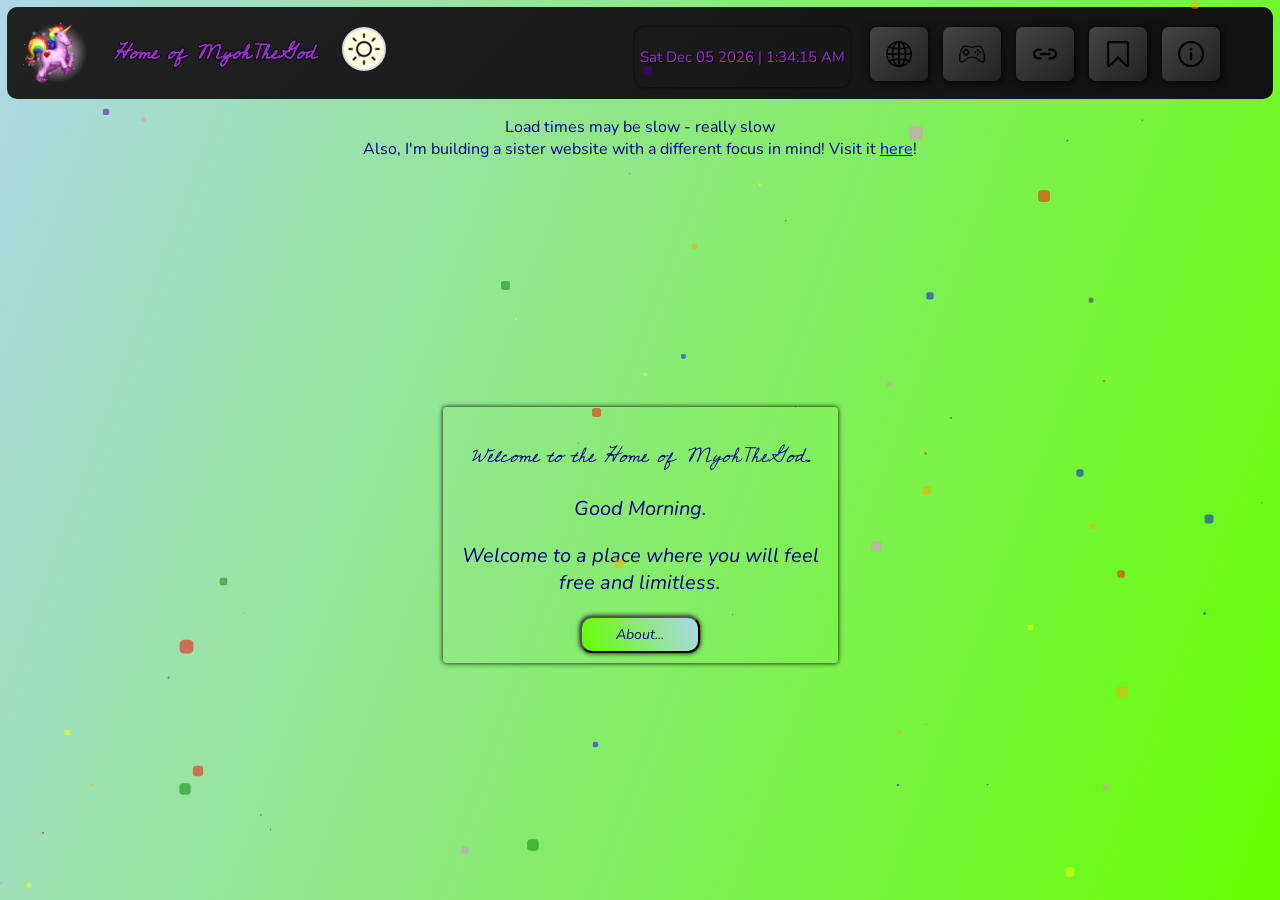
<file: index.html>
<!DOCTYPE html>
<html>

<head>
  <meta name="viewport" content="width=device-width, initial-scale=1.0">
  <meta name="description"
    content="Welcome to the Home of MyohTheGod. This is a place where you can feel free and limitless in the world wide web. We have web proxies, bypasses, bookmarklets, games, and more." >
  
  <style>
    html {
      visibility: hidden;
      opacity: 0;
    }
  </style>
  <script src="/js/header.js"></script>
  <title>Home of MyohTheGod</title>
  <link rel="icon" type="image/x-icon" href="/supercorn.gif" defer>
  </link>
  <link id="css" href="/css/index.css" rel="stylesheet" type="text/css">
  </link>
</head>

<body>
  <p style="margin:10px;text-align:center;">Load times may be slow - really slow<br>Also, I'm building a sister website with a different focus in mind! Visit it <a href="https://r3alitycubed.edjiang1234.repl.co">here</a>!</p>
  <div class="mainstuff">
    <p style="font-family: Cedarville Cursive, cursive"><i>Welcome to the Home of MyohTheGod.</i></p>
    <i>
      <p id="goodmorning"></p>
    </i>
    <p><i>Welcome to a place where you will feel free and limitless.</i></p>
    <a href="/ac"><button id="aboutbutton"><i>About...</i></button></a>
  </div>
</body>
<script>
  function goodmonring() {
    var dez = new Date();
    var hrs = dez.getHours();
    var goodmorning = document.getElementById("goodmorning");
    if (hrs < 12 || hrs == 0) {
      goodmorning.innerHTML = "Good Morning.";
    }
    else if (hrs >= 12 && hrs < 18) {
      goodmorning.innerHTML = "Good Afternoon.";
    }
    else if (hrs >= 18) {
      goodmorning.innerHTML = "Good Night.";
    }
    setTimeout(goodmonring, 3600)
  }
  goodmonring();
</script>

</html>
</file>
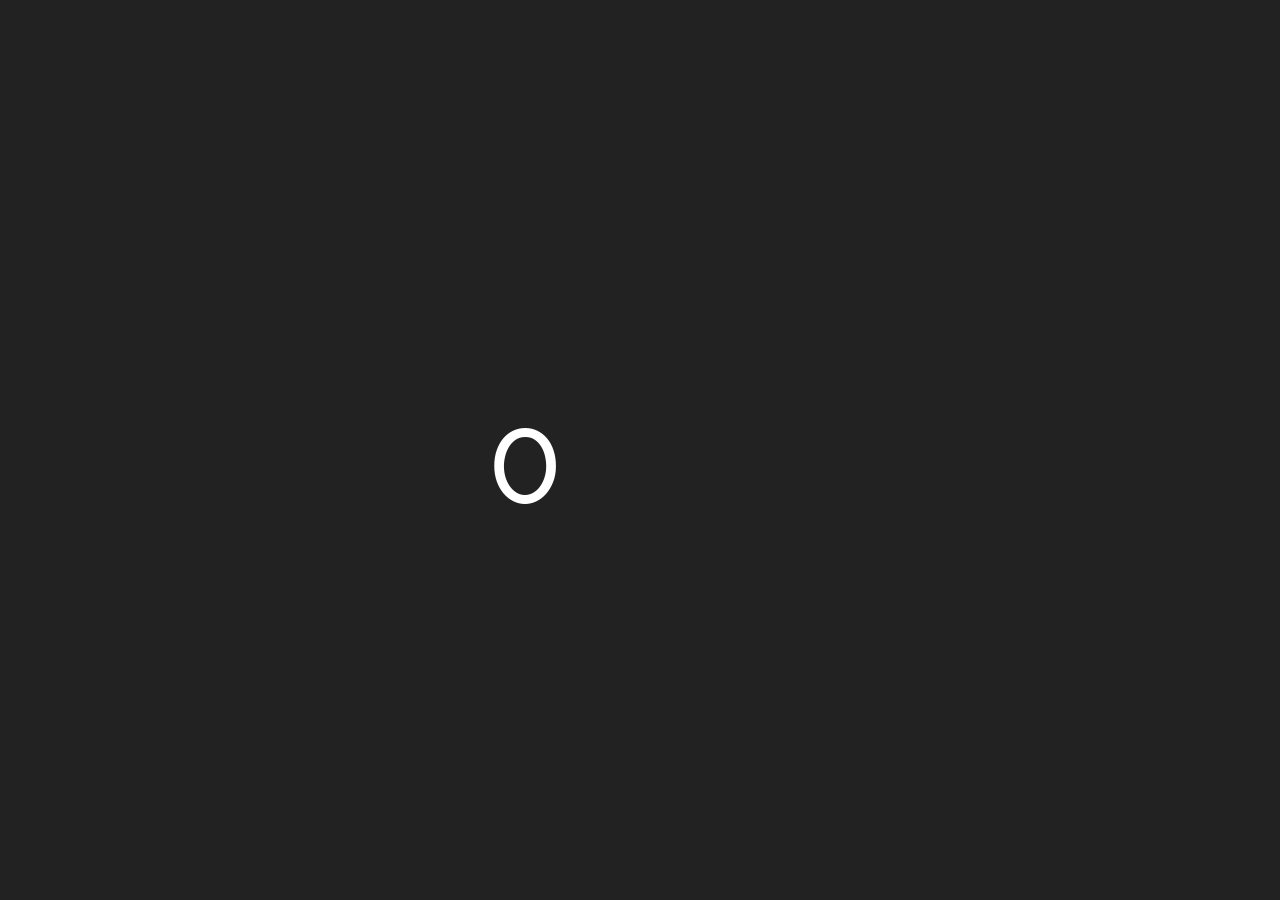
<file: games/0hh1/index.html>
<!--

    0h h1! 

    You're peeking at the source code of 0h h1. Feel free to poke around. Nothing is explicitly minified 
    or uglified (other than the default result of me writing code). If you have any comments or questions, 
    feel free to drop me a line at martin@q42.nl or @mrtnkl.

    - Martin

    (c) 2014 Q42
    http://q42.com | @q42

-->
<!doctype html>
<html>
  <head>
    <title>0h h1</title>
    <meta name="description" content="A little logic game by Q42." />
    <meta http-equiv="X-UA-Compatible" content="IE=Edge,chrome=1"/>
    <meta name="format-detection" content="telephone=no">

    <link rel="icon" type="image/png" href="img/icon-1024.png" />
    <link rel="shortcut icon" href="img/icon-1024.png" />
    <link rel="apple-touch-icon-precomposed" href="img/icon-1024.png"/>
    
    <meta name="msapplication-tap-highlight" content="no" />
    <meta name="apple-mobile-web-app-status-bar-style" content="black">
    <meta name="apple-mobile-web-app-capable" content="yes"/>
    <meta name="viewport" content="width=device-width, initial-scale=1, minimum-scale=1, maximum-scale=1, user-scalable=no"/>

    <style>html,body{background:#222;}</style>
    <link href="css/style.css" type="text/css" rel="stylesheet" />
    <link href="fonts/fonts.css" type="text/css" rel="stylesheet" />
  </head>
  <body bgcolor="#222222">
    <div id="container">
        <div id="title" class="screen show01 hide0 hide1 hidehs" data-action="close-titleScreen">
            <div class="vertical">
                <h1>Oh hi</h1>
                <div id="titlegrid" class="board">
                    <div id="digits">                    
                        <span id="zero">0</span><span id="hs"> h h </span><span id="one">1</span>
                    </div>
<table data-grid="titlegrid" cellpadding="0" cellspacing="0"><tbody><tr><td class="odd"><div class="tile tile-2"><div class="inner"></div></div></td><td class="even"><div class="tile tile-1"><div class="inner"></div></td></tr></tbody></table>

                </div>
                <p>
                    a little logic game<br>by Q42
                </p>
            </div>
        </div>

        <div id="menu" class="screen">
            <div class="vertical">
            <h2>Oh hi</h2>
                <p data-action="tutorial">
                How to play
                </p>
                <p data-action="play">
                Play
                </p>
                <p data-action="about">
                    About
                </p>
            </div>
        </div>

        <div id="about" class="screen text" data-action="show-menu">
            <div class="vertical">
            <h3>About</h3>
            <p>
            0h h1 is a little logic game<br>
            by Q42.<br>
            <br>
            It was created by<br>
            Martin Kool.<br>
            <br>
            The concept is also known<br>
            as Takuzu or Binairo.<br>
            <br>
            (c) 2014<br>
            www.q42.com
            </p>
            </div>
        </div>

        <div id="loading" class="screen">
            <div class="vertical">
                <h2>Loading</h2>
                <p></p>
                <div id="loadinggrid" class="board">
<table data-grid="loadinggrid" cellpadding="0" cellspacing="0"><tbody><tr><td class="odd"><div class="tile tile-2 loading"><div class="inner"></div></div></td></tr></tbody></table>
</div>
            </div>
        </div>

        <div id="game" class="screen">
            <p id="hintMsg" class="topMsg"></p>
            <p id="chooseSize" class="topMsg">Select a size to play...</p>
            <h2 id="boardsize"></h2>
            <div id="board" class="vertical board"></div>


            <div id="menugrid" class="vertical board hidden">
<table data-grid="menugrid" cellpadding="0" cellspacing="0"><tbody>
<tr><td class="odd"><div class="tile tile-2"><div data-action="startGame" data-size="1" class="inner"></div></div></td><td class="even"><div class="tile tile-1"><div data-action="startGame" data-size="2" class="inner"></div></div></td></tr>
<tr><td class="even"><div class="tile tile-1"><div data-action="startGame" data-size="3" class="inner"></div></div></td><td class="odd"><div class="tile tile-2"><div data-action="startGame" data-size="4" class="inner"></div></div></td></tr>
</tbody></table>
            </div>

            <div id="score">
                <img id="trophy" src="img/trophy.png"><span id="scorenr">30744</span>
            </div>
            <div id="bar">
                <div class="iconcon" data-action="undo"><div id="undo" class="icon"></div></div>
                <div class="iconcon" data-action="back"><div id="back" class="icon"></div></div>
                <a class="iconcon" id="tweeturl" target="_blank" href="about:blank" data-action="tweet"><span id="tweet" class="icon"></span></a>
                <div class="iconcon" data-action="help"><div id="help" class="icon"></div></div>
            </div>
        </div>
    </div>
    <div id="feelsize"></div>
    <script>
        var WebFontConfig = {
            custom: {
                families: ['molle','Josefin Sans'],
                urls: ['fonts/fonts.css']
            },
            active: function() {
                //Game.start();
                app.fontsLoaded();
            }
        };  
    </script>  
    <script type="text/javascript" src="config.js"></script>
    <script type="text/javascript" src="js/index.js"></script>
    <script>
        var scripts = [
            'js/jquery-2.1.0.min.js',
            'js/utils.js',
            'js/state.js',
            'js/game.js',
            'js/grid.js',
            'js/tile.js',
            'js/hint.js',
            'js/tutorial.js',
            'js/webfont.js',
            'js/levels.js',
            'js/backgroundservice.js'
        ]
        for (var i=0; i<scripts.length; i++) {
            document.write('<scr'+'ipt src="' + scripts[i] + (Config.barph? ('?barph=' + (new Date() * 1)) : '') + '"></scr'+'ipt>');
        }
    </script>
  </body>
</html>
</file>
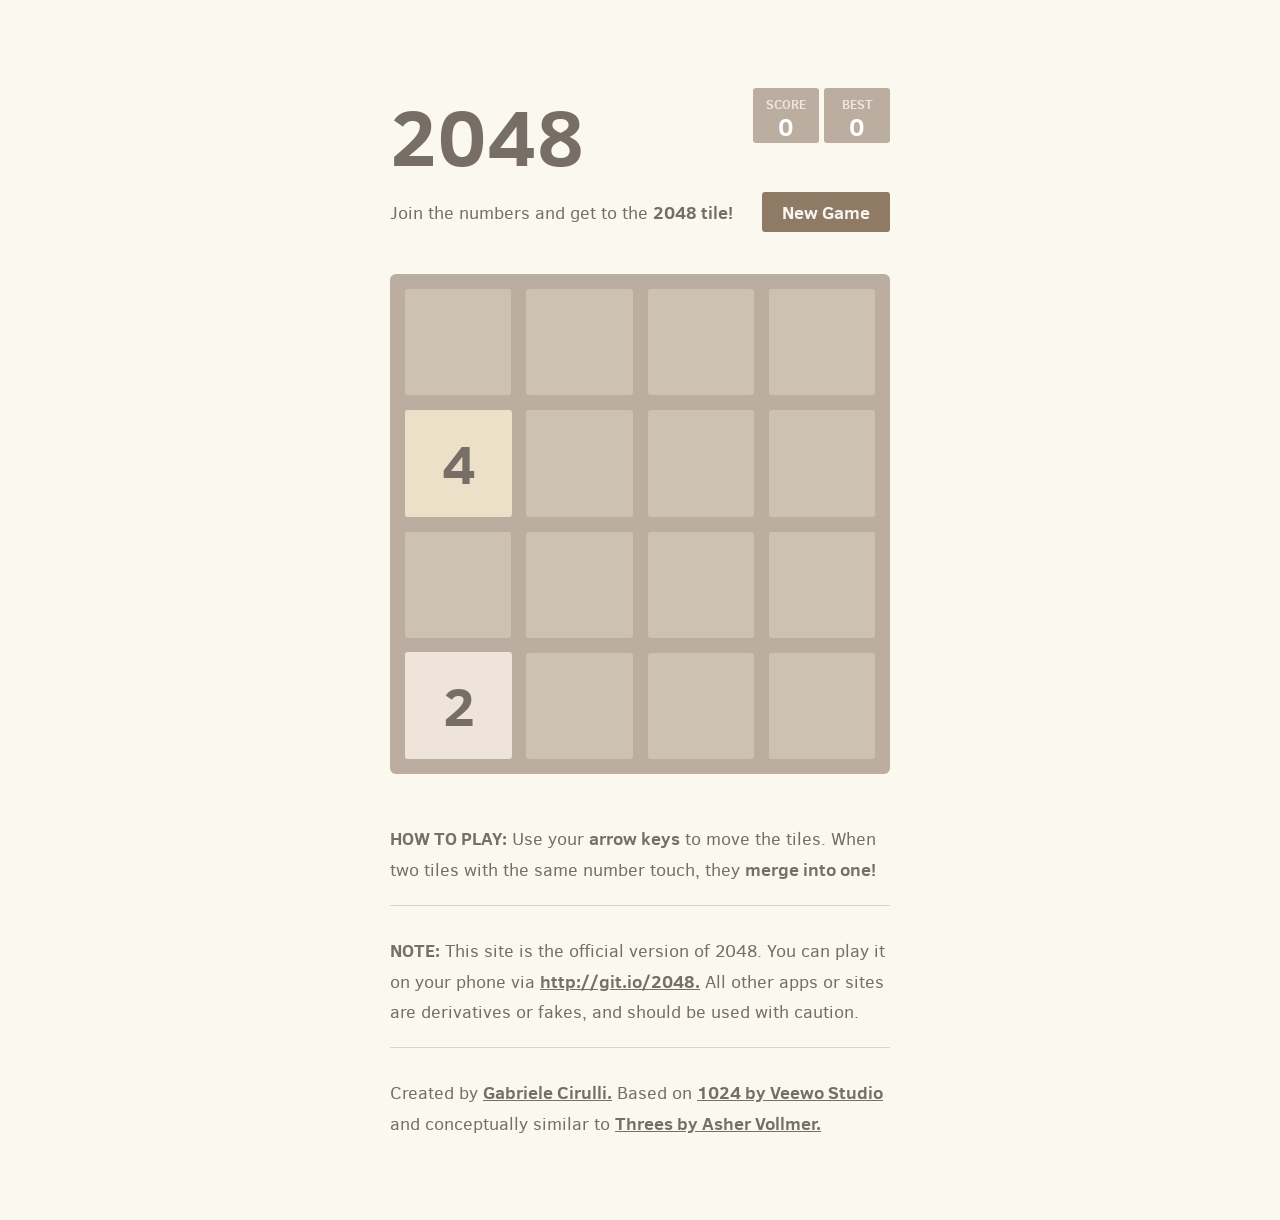
<file: games/2048/index.html>
<!DOCTYPE html>
<html>
<head>
  <meta charset="utf-8">
  <title>2048</title>

  <link href="style/main.css" rel="stylesheet" type="text/css">
  <link rel="shortcut icon" href="favicon.ico">
  <link rel="apple-touch-icon" href="meta/apple-touch-icon.png">
  <link rel="apple-touch-startup-image" href="meta/apple-touch-startup-image-640x1096.png" media="(device-width: 320px) and (device-height: 568px) and (-webkit-device-pixel-ratio: 2)"> <!-- iPhone 5+ -->
  <link rel="apple-touch-startup-image" href="meta/apple-touch-startup-image-640x920.png"  media="(device-width: 320px) and (device-height: 480px) and (-webkit-device-pixel-ratio: 2)"> <!-- iPhone, retina -->
  <meta name="apple-mobile-web-app-capable" content="yes">
  <meta name="apple-mobile-web-app-status-bar-style" content="black">

  <meta name="HandheldFriendly" content="True">
  <meta name="MobileOptimized" content="320">
  <meta name="viewport" content="width=device-width, target-densitydpi=160dpi, initial-scale=1.0, maximum-scale=1, user-scalable=no, minimal-ui">
</head>
<body>
  <div class="container">
    <div class="heading">
      <h1 class="title">2048</h1>
      <div class="scores-container">
        <div class="score-container">0</div>
        <div class="best-container">0</div>
      </div>
    </div>

    <div class="above-game">
      <p class="game-intro">Join the numbers and get to the <strong>2048 tile!</strong></p>
      <a class="restart-button">New Game</a>
    </div>

    <div class="game-container">
      <div class="game-message">
        <p></p>
        <div class="lower">
	        <a class="keep-playing-button">Keep going</a>
          <a class="retry-button">Try again</a>
        </div>
      </div>

      <div class="grid-container">
        <div class="grid-row">
          <div class="grid-cell"></div>
          <div class="grid-cell"></div>
          <div class="grid-cell"></div>
          <div class="grid-cell"></div>
        </div>
        <div class="grid-row">
          <div class="grid-cell"></div>
          <div class="grid-cell"></div>
          <div class="grid-cell"></div>
          <div class="grid-cell"></div>
        </div>
        <div class="grid-row">
          <div class="grid-cell"></div>
          <div class="grid-cell"></div>
          <div class="grid-cell"></div>
          <div class="grid-cell"></div>
        </div>
        <div class="grid-row">
          <div class="grid-cell"></div>
          <div class="grid-cell"></div>
          <div class="grid-cell"></div>
          <div class="grid-cell"></div>
        </div>
      </div>

      <div class="tile-container">

      </div>
    </div>

    <p class="game-explanation">
      <strong class="important">How to play:</strong> Use your <strong>arrow keys</strong> to move the tiles. When two tiles with the same number touch, they <strong>merge into one!</strong>
    </p>
    <hr>
    <p>
    <strong class="important">Note:</strong> This site is the official version of 2048. You can play it on your phone via <a href="http://git.io/2048">http://git.io/2048.</a> All other apps or sites are derivatives or fakes, and should be used with caution.
    </p>
    <hr>
    <p>
    Created by <a href="http://gabrielecirulli.com" target="_blank">Gabriele Cirulli.</a> Based on <a href="https://itunes.apple.com/us/app/1024!/id823499224" target="_blank">1024 by Veewo Studio</a> and conceptually similar to <a href="http://asherv.com/threes/" target="_blank">Threes by Asher Vollmer.</a>
    </p>
  </div>

  <script src="js/bind_polyfill.js"></script>
  <script src="js/classlist_polyfill.js"></script>
  <script src="js/animframe_polyfill.js"></script>
  <script src="js/keyboard_input_manager.js"></script>
  <script src="js/html_actuator.js"></script>
  <script src="js/grid.js"></script>
  <script src="js/tile.js"></script>
  <script src="js/local_storage_manager.js"></script>
  <script src="js/game_manager.js"></script>
  <script src="js/application.js"></script>
</body>
</html>
</file>
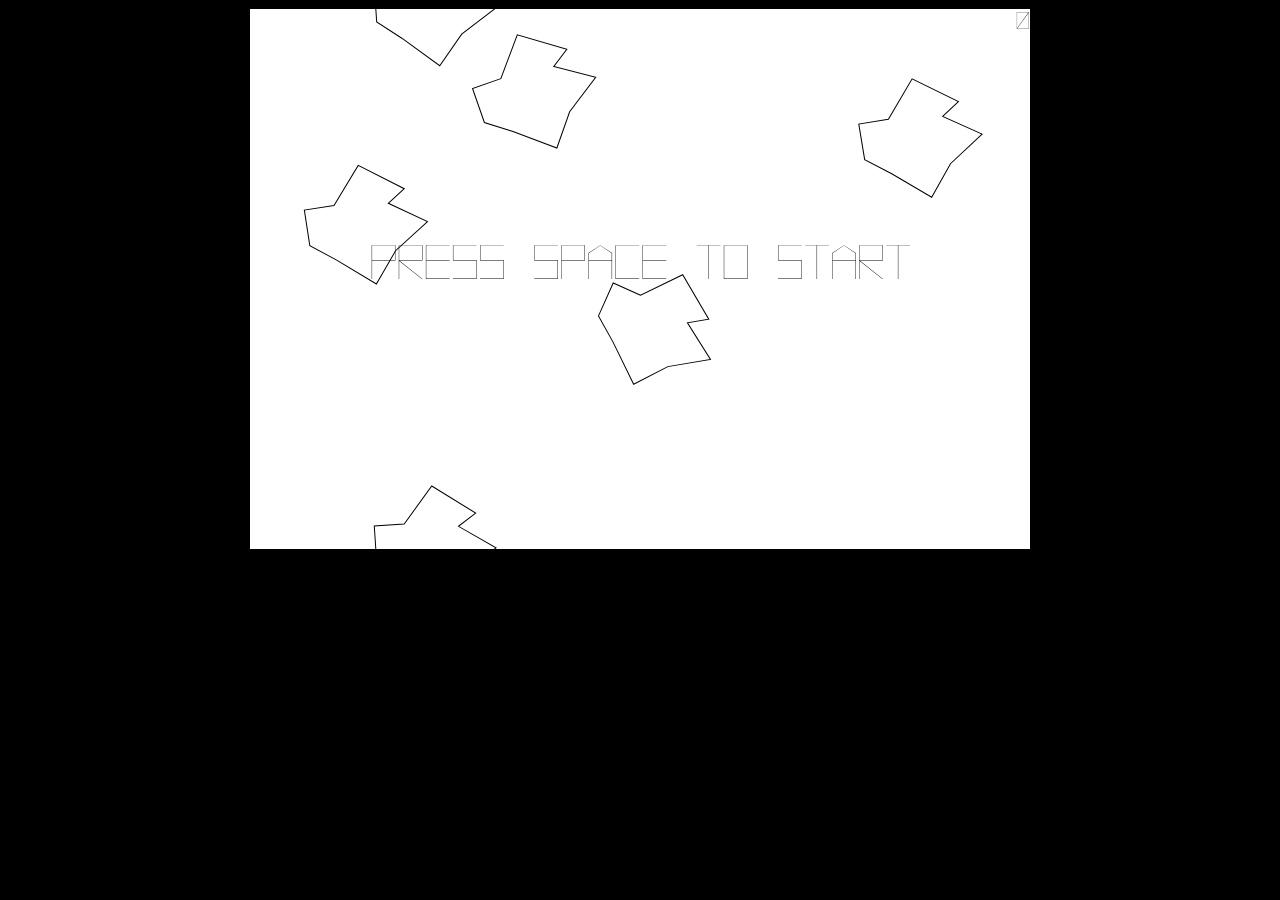
<file: games/asteroids/index.html>
<html>
  <head>
    <script src="jquery-1.4.1.min.js"></script>
    <script src="vector_battle_regular.typeface.js"></script>
    <script src="ipad.js"></script>
    <script src="game.js"></script>
    <style>
	  body {background-color: #000;}
      #canvas { border:1px solid black; top:0px; left:0px; background-color: #fff;}
      .button { position:absolute; border:1px solid black; }
      #left-controls { position:absolute; left:1px; bottom:0px; display:none; }
      #right-controls { position:absolute; right:1px; bottom:0px; display:none; }
      #up { width:200px; height:100px; bottom:100px;}
      #left { width:100px; height:100px; bottom:0px;}
      #right { width:100px; height:100px; bottom:0px; left:100px; }
      #space { width:200px; height:200px; bottom:0px; right:0px; }
    </style>
  </head>
  <body>
    <div id="game-container" align="center">
      <canvas id="canvas" width="780" height="540"></canvas>
      <div id="left-controls">
        <div id="up" class='button'>THRUST</div>
        <div id="left" class='button'>LEFT</div>
        <div id="right" class='button'>RIGHT</div>
      </div>
      <div id="right-controls">
        <div id="space" class='button'>FIRE</div>
      </div>
    </div>
  </body>
</html>
</file>
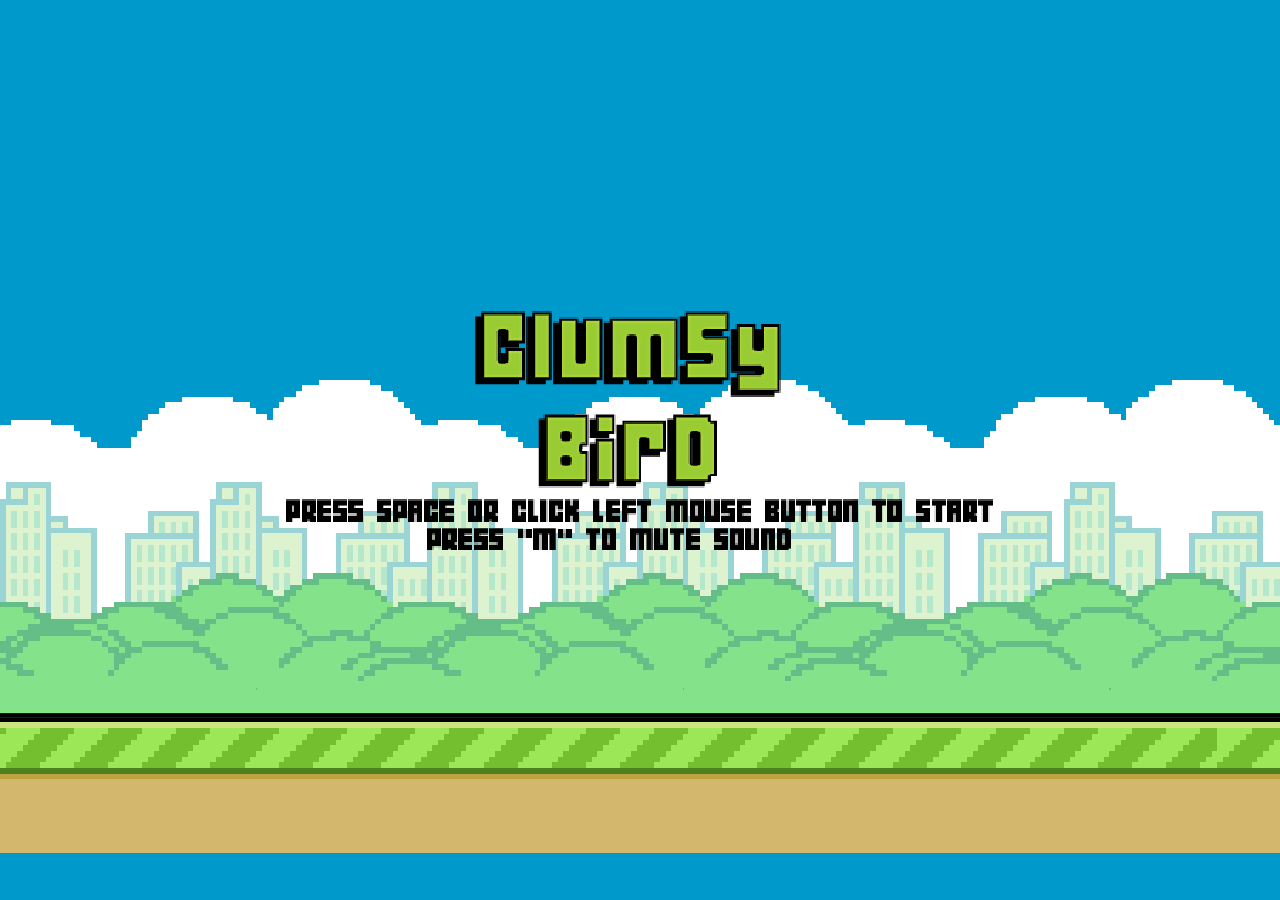
<file: games/clumsybird/index.html>
<!DOCTYPE HTML>
<html lang="en">
    <head>
        <title>Clumsy Bird</title>
        <link rel="apple-touch-icon-precomposed" href="data/img/touch-icon-iphone.png"/>
        <link rel="apple-touch-icon-precomposed" sizes="120x120" href="data/img/touch-icon-iphone-retina.png"/>
        <link rel="shortcut icon" href="data/img/favicon.ico">
        <link rel="stylesheet" type="text/css" media="screen" href="index.css">
        <meta id="viewport" name="viewport" content="width=device-width, initial-scale=1, maximum-scale=1, user-scalable=no">
        <meta name="apple-mobile-web-app-capable" content="yes">
        <meta name="apple-mobile-web-app-status-bar-style" content="black">
        <meta name="apple-mobile-web-app-title" content="Clumsy Bird">
        <meta charset="UTF-8" />
        <meta name="description" content="Clumsy Bird - A Flappy Bird clone using MelonJS"/>
        <meta name="keywords" content="flappybird, flappy, bird, game, html5, melonjs,clone"/>
        <meta name="robots" content="index, follow">
        <meta name="google-site-verification" content="RDZI9SqVaffd48uHfZMv67-YdvviOMe2HuULEYqVgd4" />
        <meta property="og:image" content="http://ellisonleao.github.io/clumsy-bird/data/img/bg.png" />
        <meta property="og:title" content="Clumsy Bird - A Flappy Bird clone using MelonJS"/>
        <meta property="og:url" content="http://ellisonleao.github.io/clumsy-bird/"/>
        <meta property="og:site_name" content="Clumsy Bird - MelonJS"/>

        <!-- Twitter Card -->
        <meta name="twitter:hashtag" content="clumsybird" />
        <meta name="twitter:card" content="summary" />
        <meta name="twitter:site" content="@ellisonleao" />
        <meta name="twitter:creator" content="@ellisonleao" />
        <meta name="twitter:title" content="Clumsy Bird" />
        <meta name="twitter:description" content="A Flappy Bird melonJS clone" />

        <!-- Humans -->
        <link rel="author" href="humans.txt" />
    </head>

    <body>
        <!-- Canvas placeholder -->
        <div id="screen"></div>

        <!-- melonJS Library -->
        <script type="text/javascript" src="js/melonJS-min.js" ></script>
        <script type="text/javascript" src="build/clumsy-min.js" ></script>
        <script type="text/javascript">
            window.onReady(function onReady() {
                game.onload();
            });
        </script>

    </body>
</html>
</file>
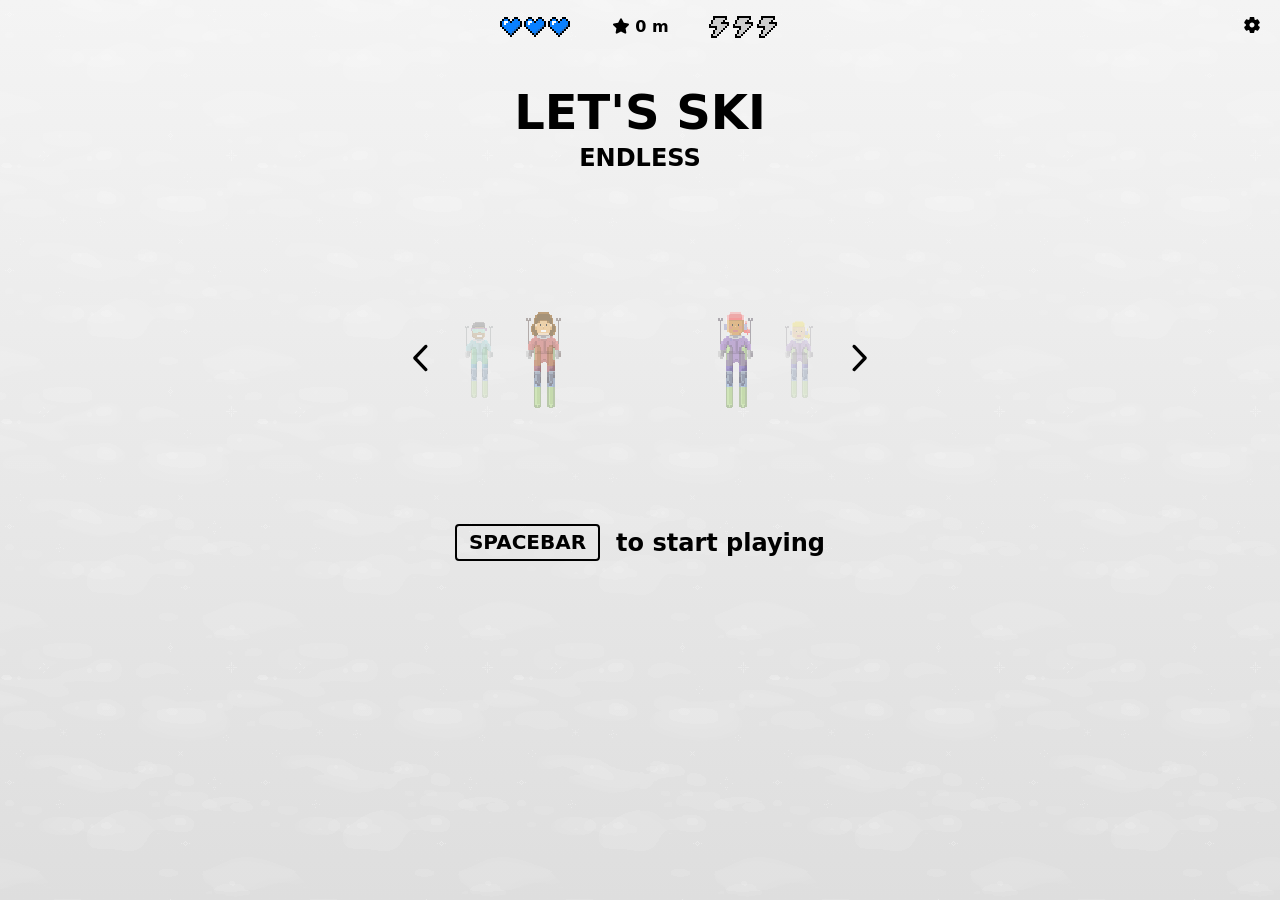
<file: games/edge-surf/index.html>
<!-- Copyright (C) Microsoft Corporation. All rights reserved.
 Use of this source code is governed by a BSD-style license that can be
 found in the LICENSE file. -->

<!DOCTYPE html>
<!-- saved from url=edge://surf/ -->
<html dir="ltr" lang="en">
  <head>
    <meta charset="utf-8">
    <meta name="viewport" content="width=device-width, initial-scale=1.0">
    <link rel="apple-touch-icon" sizes="57x57" href="resources/icons/apple-icon-57x57.png">
    <link rel="apple-touch-icon" sizes="60x60" href="resources/icons/apple-icon-60x60.png">
    <link rel="apple-touch-icon" sizes="72x72" href="resources/icons/apple-icon-72x72.png">
    <link rel="apple-touch-icon" sizes="76x76" href="resources/icons/apple-icon-76x76.png">
    <link rel="apple-touch-icon" sizes="114x114" href="resources/icons/apple-icon-114x114.png">
    <link rel="apple-touch-icon" sizes="120x120" href="resources/icons/apple-icon-120x120.png">
    <link rel="apple-touch-icon" sizes="144x144" href="resources/icons/apple-icon-144x144.png">
    <link rel="apple-touch-icon" sizes="152x152" href="resources/icons/apple-icon-152x152.png">
    <link rel="apple-touch-icon" sizes="180x180" href="resources/icons/apple-icon-180x180.png">
    <link rel="icon" type="image/png" sizes="192x192"  href="resources/icons/android-icon-192x192.png">
    <link rel="icon" type="image/svg+xml" href="resources/icons/favicon.svg">
    <link rel="manifest" href="manifest.json">
    <meta name="msapplication-TileColor" content="#ffffff">
    <meta name="msapplication-TileImage" content="resources/icons/ms-icon-144x144.png">
    <meta name="theme-color" content="#ffffff">
    <script src="resources/js/base-error-reporting.js"></script>
    <script src="resources/js/surf-error-reporting.js"></script>
    <script src="resources/js/assert.js"></script>
    <script src="resources/js/promise_resolver.js"></script>
    <script src="resources/js/cr.js"></script>
    <script src="resources/js/parse_html_subset.js"></script>
    <script src="resources/js/load_time_data.js"></script>
    <script src="resources/js/util.js"></script>
    <script src="resources/js/strings.js"></script>
    <link href="resources/css/interface.css" rel="stylesheet" media="all"/>
  </head>
    <body>
        <div id="hamburger-container"></div>
        <div id="modal-root"></div>
        <script defer="defer" src="resources/js/lib_react.chunk.js"></script>
        <script defer="defer" src="resources/js/lib_common.chunk.js"></script>
        <script defer="defer" src="resources/js/surf.bundle.js"></script>
    </body>
</html>
</file>
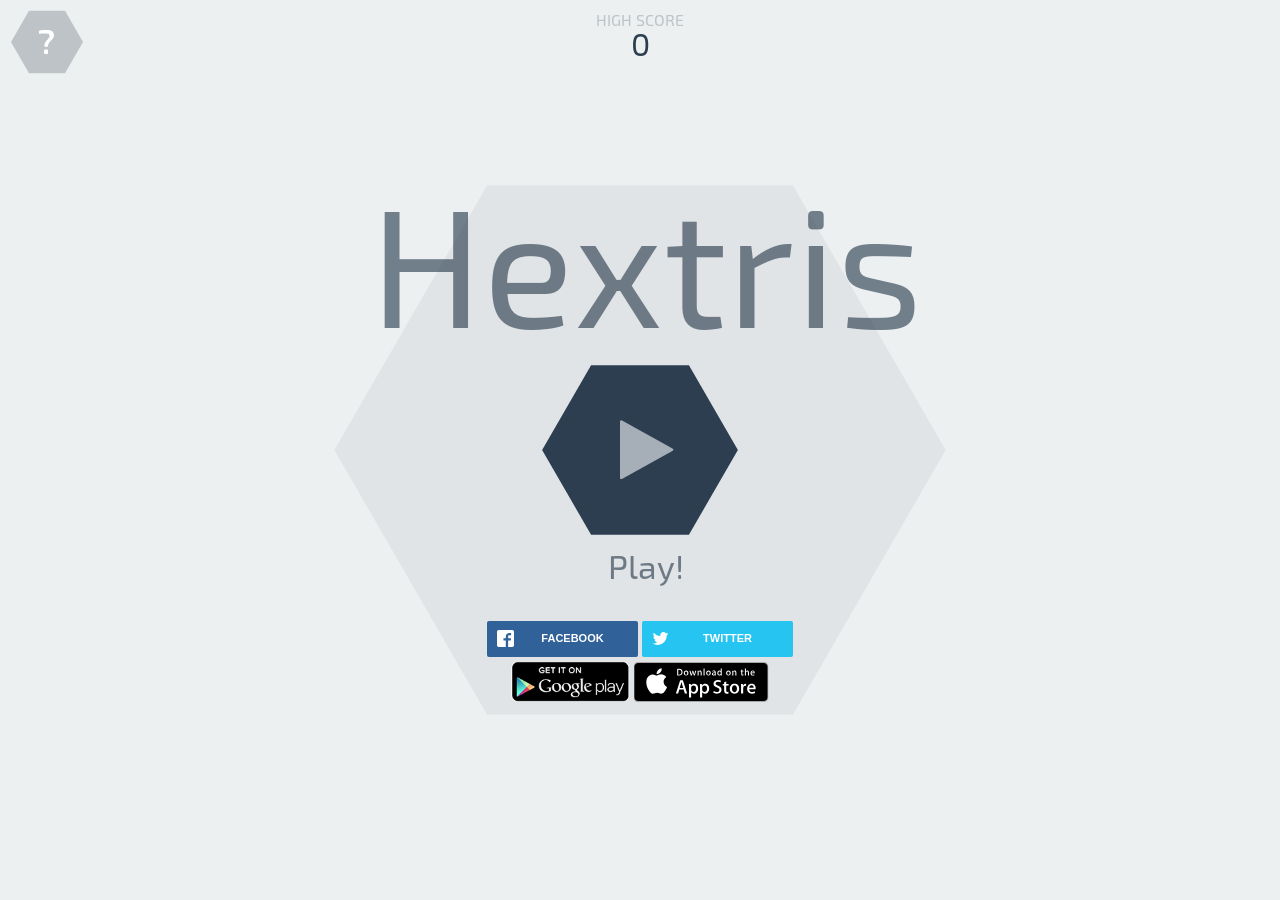
<file: games/hextris/index.html>
<!DOCTYPE html>
<html lang='en'>
	<head>
		<title>Hextris</title>
		<meta name="description" content="An addictive puzzle game inspired by Tetris.">
		<link rel="manifest" href="manifest.webmanifest">
		<meta name="apple-itunes-app" content="app-id=903769553"/>
		<meta name="apple-mobile-web-app-title" content="Hextris">
		<meta name="apple-mobile-web-app-capable" content="yes">
		<link rel="apple-touch-icon" sizes="120x120" href="images/icons/apple-touch-120.png">
		<link rel="apple-touch-icon" sizes="152x152" href="images/icons/apple-touch-152.png">
		<link rel="apple-touch-icon" sizes="167x167" href="images/icons/apple-touch-167.png">
		<link rel="apple-touch-icon" sizes="180x180" href="images/icons/apple-touch-180.png">
		<link rel="apple-touch-icon" sizes="512x512" href="images/icons/apple-touch-512.png">
		<meta name="viewport" content="width=device-width, initial-scale=1, maximum-scale=1, user-scalable=0, minimal-ui"/>
		<meta property="og:url" content="http://hextris.github.io/hextris/"/>
		<meta property="og:site_name" content="Hextris"/>
		<meta property="og:title" content="Hextris"/>
		<meta property="og:description" content="An addictive puzzle game inspired by Tetris."/>
		<meta property="og:type" content="website"/>
		<meta property="og:author" content="https://www.facebook.com/hextris"/>
		<meta property="og:image" content="http://hextris.github.io/hextris/images/facebook-opengraph.png"/>
		<meta property="og:image:width" content="1200"/>
		<meta property="og:image:height" content="630"/>
		<meta property="twitter:card" content="summary"/>
		<meta property="twitter:site" content="@hextris"/>
		<meta property="twitter:site:id" content="2742209678"/>
		<meta property="twitter:creator" content="@hextris"/>
		<meta property="twitter:creator:id" content="2742209678"/>
		<meta property="twitter:domain" content="http://hextris.github.io"/>
		<meta property="twitter:title" content="Hextris"/>
		<meta property="twitter:description" content="An addictive puzzle game inspired by Tetris."/>
		<meta property="twitter:image:src" content="http://hextris.github.io/hextris/images/twitter-opengraph.png"/>
		<meta property="twitter:image:width" content="512"/>
		<meta property="twitter:image:height" content="512"/>
		<meta property="twitter:app:id:iphone" content="id903769553">
		<meta property="twitter:app:id:ipad" content="id903769553">
		<meta property="twitter:app:id:googleplay" content="com.hextris.hextris">
		<meta property="twitter:app:country" content="us">
		<meta property="twitter:app:url:iphone" content="itunes.apple.com/us/app/id903769553?mt=8">
		<meta property="twitter:app:url:ipad" content="itunes.apple.com/us/app/id903769553?mt=8">
		<meta property="twitter:app:url:googleplay" content="https://play.google.com/store/apps/details?id=com.hextris.hextris">
		<link rel="icon" type="image/png" href="favicon.ico">
		<link href='http://fonts.googleapis.com/css?family=Exo+2' rel='stylesheet' type='text/css'>
		<link rel="stylesheet" href="style/fa/css/font-awesome.min.css">
		<link rel="stylesheet" type="text/css" href="style/style.css">
		<script type='text/javascript' src="vendor/hammer.min.js"></script>
		<script type='text/javascript' src="vendor/js.cookie.js"></script>
		<script type='text/javascript' src="vendor/jsonfn.min.js"></script>
		<script type='text/javascript' src="vendor/keypress.min.js"></script>
		<script type='text/javascript' src="vendor/jquery.js"></script>
		<script type='text/javascript' src="js/save-state.js"></script>
		<script type='text/javascript' src="js/view.js"></script>
		<script type='text/javascript' src="js/wavegen.js"></script>
		<script type='text/javascript' src="js/math.js"></script>
		<script type='text/javascript' src="js/Block.js"></script>
		<script type='text/javascript' src="js/Hex.js"></script>
		<script type='text/javascript' src="js/Text.js"></script>
		<script type='text/javascript' src="js/comboTimer.js"></script>
		<script type='text/javascript' src="js/checking.js"></script>
		<script type='text/javascript' src='js/update.js'></script>
		<script type='text/javascript' src='js/render.js'></script>
		<script type='text/javascript' src="js/input.js"></script>
		<script type='text/javascript' src="js/main.js"></script>
		<script type='text/javascript' src="js/initialization.js"></script>
		<script src="vendor/sweet-alert.min.js"></script>
		<link rel="stylesheet" href="style/rrssb.css"/>
		<script data-ad-client="ca-pub-9107422120987163" async src="https://pagead2.googlesyndication.com/pagead/js/adsbygoogle.js"></script>
	</head>
	<body>
		<canvas id="canvas"></canvas>
		<div id="overlay" class="faded overlay"></div>
		<div id='startBtn' ></div>
		<div id="helpScreen" class='unselectable'>
			<div id='inst_main_body'></div>
		</div>
		<img id="openSideBar" class='helpText' src="./images/btn_help.svg"/>
		<div class="faded overlay"></div>
		<img id="pauseBtn" src="./images/btn_pause.svg"/>
		<img id='restartBtn' src="./images/btn_restart.svg"/>
		<div id='HIGHSCORE'>HIGH SCORE</div>
		<script> (function(i,s,o,g,r,a,m){i['GoogleAnalyticsObject']=r;i[r]=i[r]||function(){ (i[r].q=i[r].q||[]).push(arguments)},i[r].l=1*new Date();a=s.createElement(o), m=s.getElementsByTagName(o)[0];a.async=1;a.src=g;m.parentNode.insertBefore(a,m) })(window,document,'script','//www.google-analytics.com/analytics.js','ga'); ga('create', 'UA-51272720-2', 'auto'); ga('send', 'pageview');
		</script>
		<div id='highScoreInGameText'>
			<div id='highScoreInGameTextHeader'>HIGH SCORE</div><div id='currentHighScore'>10292</div>
		</div>
		<div id="gameoverscreen">
			<div id='container'>
				<div id='gameOverBox' class='GOTitle'>GAME OVER</div>
				<div id='cScore'>1843</div>
				<div id='highScoresTitle' class='GOTitle'>HIGH SCORES</div>
				<div class='score'><span class='scoreNum'>1.</span> <div id="1place" style="display:inline;">0</div></div>
				<div class='score'><span class='scoreNum'>2.</span> <div id="2place" style="display:inline;">0</div></div>
				<div class='score'><span class='scoreNum'>3.</span> <div id="3place" style="display:inline;">0</div></div>
			</div>
			<div id='bottomContainer'>
				<img id='restart' src='./images/btn_restart.svg' height='57px'>
				<div id='socialShare'>
					<?xml version="1.0" encoding="UTF-8" standalone="no"?>
					<svg width="224.6377px" height="57px"  viewBox="0 0 255 65" version="1.1" xmlns="http://www.w3.org/2000/svg" xmlns:xlink="http://www.w3.org/1999/xlink">
						<title>Share button</title>
						<defs>
						</defs>
						<g id="Page-1" stroke="none" stroke-width="1" fill="none" fill-rule="evenodd" sketch:type="MSPage">
							<g id="Game-over-" sketch:type="MSArtboardGroup" transform="translate(-95.000000, -565.000000)">
								<g id="Share-button" sketch:type="MSLayerGroup" transform="translate(95.000000, 565.000000)">
								<a style="cursor:pointer;"class="popup" onclick="window.open('https://twitter.com/intent/tweet?text=Can you beat my score of '+ score +' points at&button_hashtag=hextris ? http://hextris.github.io/hextris @hextris','name','width=600,height=400')" ><polygon  id="Score-hex-2" fill="#3498DB" sketch:type="MSShapeGroup" transform="translate(127.661316, 32.500000) rotate(-90.000000) translate(-127.661316, -32.500000) " points="127.661316 -94.814636 160.137269 -76.064636 160.137269 141.064636 127.661317 159.814636 95.185364 141.064636 95.1853635 -76.064636 "></polygon></a>
									<text style="cursor:pointer;"class="popup" onclick="window.open('https://twitter.com/intent/tweet?text=Can you beat my score of '+ score +' points at&button_hashtag=hextris ? http://hextris.github.io/hextris @hextris','name','width=600,height=400')" id="SHARE-MY-SCORE!" sketch:type="MSTextLayer" font-family="Exo" font-size="16" font-weight="420" fill="#FFFFFF">
										<tspan x="67" y="39">SHARE MY SCORE!</tspan>
									</text>
								</g>
							</g>
						</g>
					</svg>
				</div>
				<div id='buttonCont'>
					<ul class="rrssb-buttons">
						<li class="rrssb-facebook">
							<a href='http://www.facebook.com/sharer.php?s=100
								&p[url]=hextris.io' class="popup">
								<span class="rrssb-icon">
									<svg xmlns="http://www.w3.org/2000/svg" preserveAspectRatio="xMidYMid" width="29" height="29" viewBox="0 0 29 29">
										<path d="M26.4 0H2.6C1.714 0 0 1.715 0 2.6v23.8c0 .884 1.715 2.6 2.6 2.6h12.393V17.988h-3.996v-3.98h3.997v-3.062c0-3.746 2.835-5.97 6.177-5.97 1.6 0 2.444.173 2.845.226v3.792H21.18c-1.817 0-2.156.9-2.156 2.168v2.847h5.045l-.66 3.978h-4.386V29H26.4c.884 0 2.6-1.716 2.6-2.6V2.6c0-.885-1.716-2.6-2.6-2.6z"
										class="cls-2" fill-rule="evenodd"/>
									</svg>
								</span>
								<span class="rrssb-text">facebook</span>
							</a>
						</li>
						<li class="rrssb-twitter">
							<a href="http://twitter.com/home?status=Play Hextris! - http://hextris.github.io/ #hextris"
							class="popup">
								<span class="rrssb-icon">
									<svg xmlns="http://www.w3.org/2000/svg" width="28" height="28" viewBox="0 0 28 28">
										<path d="M24.253 8.756C24.69 17.08 18.297 24.182 9.97 24.62c-3.122.162-6.22-.646-8.86-2.32 2.702.18 5.375-.648 7.507-2.32-2.072-.248-3.818-1.662-4.49-3.64.802.13 1.62.077 2.4-.154-2.482-.466-4.312-2.586-4.412-5.11.688.276 1.426.408 2.168.387-2.135-1.65-2.73-4.62-1.394-6.965C5.574 7.816 9.54 9.84 13.802 10.07c-.842-2.738.694-5.64 3.434-6.48 2.018-.624 4.212.043 5.546 1.682 1.186-.213 2.318-.662 3.33-1.317-.386 1.256-1.248 2.312-2.4 2.942 1.048-.106 2.07-.394 3.02-.85-.458 1.182-1.343 2.15-2.48 2.71z"
										/>
									</svg>
								</span>
								<span class="rrssb-text">twitter</span>
							</a>
						</li>
				</ul>
					<div id='badges'>
						<a href="https://play.google.com/store/apps/details?id=com.hextris.hextris" ><img id='androidBadge' src='images/android.png'/></a>
						<a href ="https://itunes.apple.com/us/app/hextris/id903769553?mt=8"><img id='iOSBadge'  src='images/appstore.svg'/></a>
					</div>
				</div>
			</div>
		</div>
			<script type="text/javascript">
				(function addRussianSocialShare(){
					var lang=navigator.language || navigator.userLanguage;
					if (lang.substr(0, 2) == 'ru') {
						$('.rrssb-facebook').remove();
						var n=$.parseHTML('<li class="rrssb-vk"><a href="http://vk.com/share.php?url=http://kurtnoble.com/labs/rrssb/index.html" class="popup"><span class="rrssb-icon"><svg xmlns="http://www.w3.org/2000/svg" width="28" height="28" viewBox="70 70 378.7 378.7"><path d="M254.998 363.106h21.217s6.408-.706 9.684-4.23c3.01-3.24 2.914-9.32 2.914-9.32s-.415-28.47 12.796-32.663c13.03-4.133 29.755 27.515 47.482 39.685 13.407 9.206 23.594 7.19 23.594 7.19l47.407-.662s24.797-1.53 13.038-21.027c-.96-1.594-6.85-14.424-35.247-40.784-29.728-27.59-25.743-23.126 10.063-70.85 21.807-29.063 30.523-46.806 27.8-54.405-2.596-7.24-18.636-5.326-18.636-5.326l-53.375.33s-3.96-.54-6.892 1.216c-2.87 1.716-4.71 5.726-4.71 5.726s-8.452 22.49-19.714 41.618c-23.77 40.357-33.274 42.494-37.16 39.984-9.037-5.842-6.78-23.462-6.78-35.983 0-39.112 5.934-55.42-11.55-59.64-5.802-1.4-10.076-2.327-24.915-2.48-19.046-.192-35.162.06-44.29 4.53-6.072 2.975-10.757 9.6-7.902 9.98 3.528.47 11.516 2.158 15.75 7.92 5.472 7.444 5.28 24.154 5.28 24.154s3.145 46.04-7.34 51.758c-7.193 3.922-17.063-4.085-38.253-40.7-10.855-18.755-19.054-39.49-19.054-39.49s-1.578-3.873-4.398-5.947c-3.42-2.51-8.2-3.307-8.2-3.307l-50.722.33s-7.612.213-10.41 3.525c-2.488 2.947-.198 9.036-.198 9.036s39.707 92.902 84.672 139.72c41.234 42.93 88.048 40.112 88.048 40.112"/></svg></span><span class="rrssb-text">vk.com</span></a></li>');
						$('.rrssb-buttons').prepend(n);
					}})()
			</script>
		<script type="text/javascript" src='vendor/rrssb.min.js'></script>
	</body>
</html>
</file>
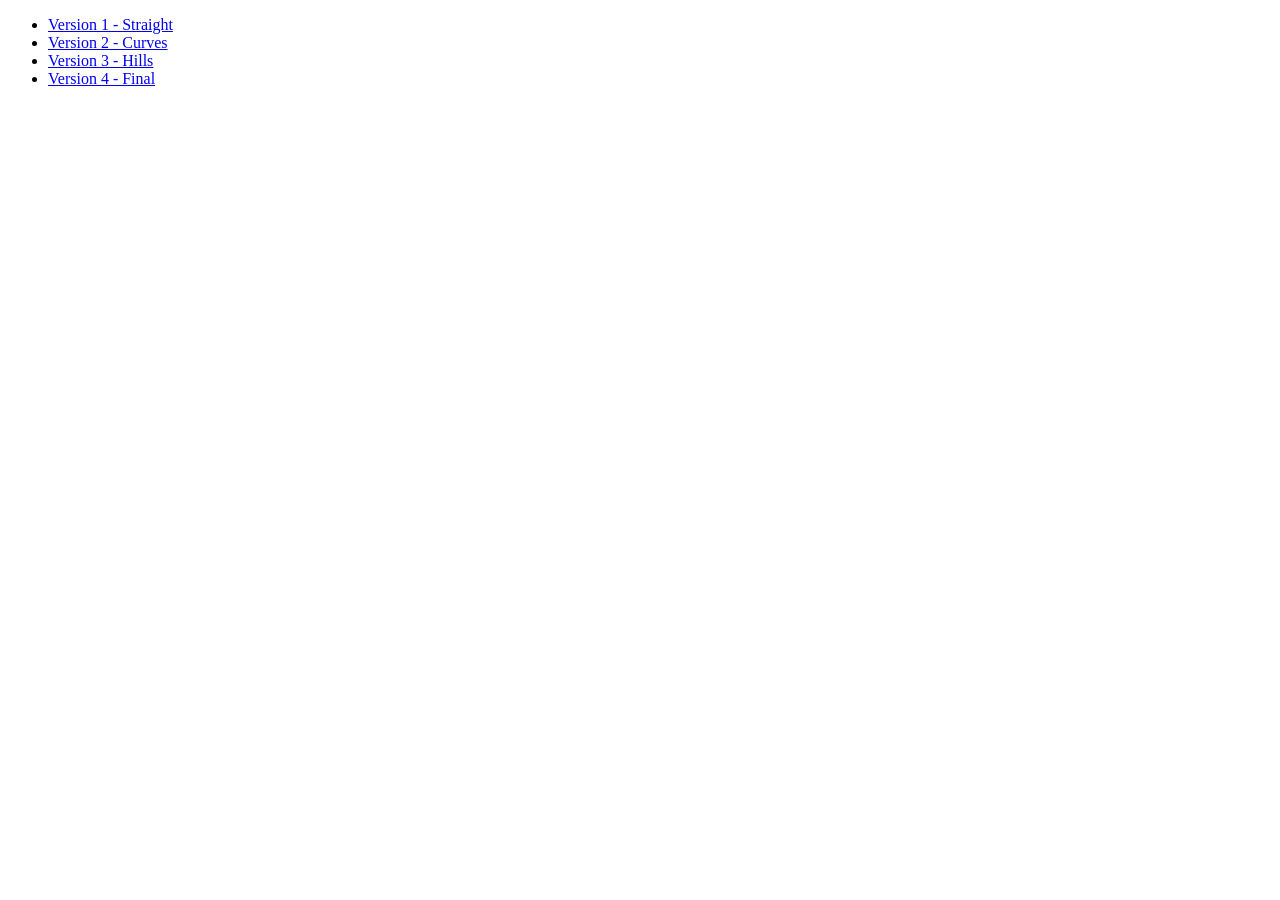
<file: games/jsracer/index.html>
<!DOCTYPE html> 
<html>
<head>
  <title>Javascript Racer</title>
  <meta http-equiv="Content-Type" content="text/html; charset=utf-8"/>
</head> 

<body> 

  <ul>
    <li><a href='v1.straight.html'>Version 1 - Straight</a></li>
    <li><a href='v2.curves.html'>Version 2 - Curves</a></li>
    <li><a href='v3.hills.html'>Version 3 - Hills</a></li>
    <li><a href='v4.final.html'>Version 4 - Final</a></li>
  </ul>

</body> 
</html>
</file>
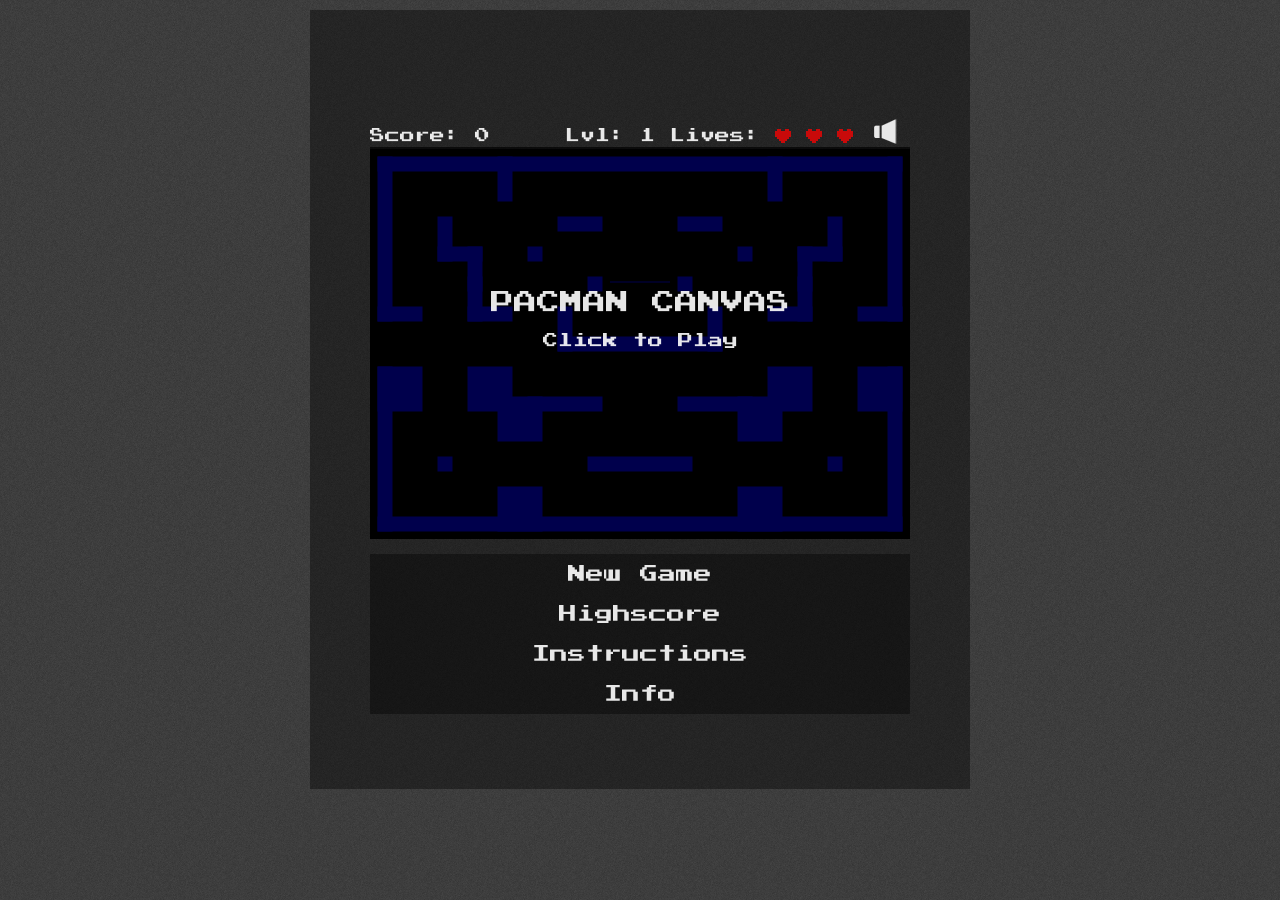
<file: games/pac-man/index.html>
<!DOCTYPE html>

<!--<html lang="en">-->
<html lang="en" manifest="cache.manifest">
<head>
	<meta charset="utf-8" />
	<title>Pacman in HTML 5 Canvas</title>
	<link rel="stylesheet" href="style.css">
	<link rel="stylesheet" href="pacman-canvas.css">
	<link rel="manifest" href="manifest.json">


	<!-- SEO Stuff -->
    <meta name="description" content="Play Pacman Canvas for free on your desktop or mobile. This whole game is open source an was created in HTML5." />
    <link rel="canonical" href="http://pacman.platzh1rsch.ch/" />
    <meta name="author" content="platzh1rsch.ch" />
    <meta name="publisher" content="platzh1rsch.ch" />
    <meta name="copyright" content="&copy; Copyright (c) platzh1rsch.ch" />
    <meta name="robots" content="index,follow" />
    <meta http-equiv="content-language" content="de">
    <meta name="language" content="de">
    <meta name="page-topic" content="Games/Arcade" />

    <meta content="National" name="distribution" />
    <meta content="pacman.platzh1rsch.ch" name="target" />

   	<!-- Facebook Open Graph Information -->
	<meta property="og:image" content="http://pacman.platzh1rsch.ch/img/Icon-200x200.png"/>
    <meta property="og:title" content="Pacman Canvas in HTML5" />
	<meta property="og:description" content="Play Pacman Canvas for free on your desktop or mobile. This whole game is open source an was created in HTML5." />
    <meta property="og:url" content="http://pacman.platzh1rsch.ch/" />
    <meta property="og:site_name" content="Pacman Canvas in HTML5" />
	<meta property="og:locale" content="en_US" />

	<!-- site icons -->
	<link rel="shortcut icon" href="img/Icon-130x130.png" />
	<link rel="apple-touch-icon" href="img/Icon-130x130.png" />

    <meta property="og:image" content="http://pacman.platzh1rsch.ch/img/Icon-130x130.png"/>

	<!-- AppsFuel verification code -->
	<meta name="appsfuel_code" content="83d3cedc1050a5c"/>
	
	<!-- Mobile Viewport -->
	<meta name="viewport" content="width=device-width, initial-scale=1, maximum-scale=1, user-scalable=0"/>
	
	<!-- Apple Mobile Web Capability -->
	<meta name="apple-mobile-web-app-capable" content="yes" />
	
	<!-- Script -->
	<script src="js/jquery-1.10.2.min.js" type="text/javascript"></script>
	<script src="js/jquery.hammer.min.js" type="text/javascript"></script>
	
	<!-- Google Analytics -->
	<script type="text/javascript">

	  var _gaq = _gaq || [];
	  _gaq.push(['_setAccount', 'UA-28993174-1']);
	  _gaq.push(['_setDomainName', 'pacman.platzh1rsch.ch']);
	  _gaq.push(['_trackPageview']);

	  (function() {
		var ga = document.createElement('script'); ga.type = 'text/javascript'; ga.async = true;
		ga.src = ('https:' == document.location.protocol ? 'https://ssl' : 'http://www') + '.google-analytics.com/ga.js';
		ga.src = ('https:' == document.location.protocol ? 'https://ssl' : 'http://www') + '.google-analytics.com/ga.js';
		var s = document.getElementsByTagName('script')[0]; s.parentNode.insertBefore(ga, s);
	  })();
	</script>
	
</head>

<body>

<div class="container">
<div class="main">


<!-- Display this message if Javascript is disabled -->
<noscript>
<h2>Enable Javascript!</h2>
<p>This HTML 5 app requires Javascript to run. Please check that Javascript is enabled in your browser.</p>
</noscript>

<!-- Highscore -->
<div class="content" id="highscore-content">
	<div class="button" id="back">&lt; back</div>
	<div>
		<h1>Highscore</h1>
		<p>
			<ol id="highscore-list">
				
			</ol>
		</p>
	</div>
</div>

<!-- INSTRUCTIONS -->
<div class="content" id="instructions-content">
	<div class="button" id="back">&lt; back</div>
	<div>
		<h1>Instructions</h1>
		<div class="nomobile">
			<h2>Controls</h2>
			<p>Use your arrow keys or [W,A,S,D] keys to navigate pacman.</p>
			<p>To pause / resume the game press [SPACE] or [ESC] or just click into the game area.</p>
		</div>
		<div class="mobile">
			<h2>Controls</h2>
			<p>Use swipe gestures to navigate pacman.</p>
			<p>Alternatively use the Arrow Buttons underneath the game area to navigate pacman.</p>
			<p>To pause / resume the game, touch the game area once.</p>
		</div>

		<div>
			<h2>Ghosts</h2>
			<p>Ghosts are creatures that hunt pacman and will kill him if they catch him.</p>
			<p>Every ghost has its own strategy to chase down pacman.</p>
			<h3>Inky<img src="img/inky.svg" class="pull-right"></h3>
			Inky will stay in the ghost house until pacman has eaten at least 30 pills.	His home is the bottom right corner.
			<h3>Blinky <img src="img/blinky.svg" class="pull-right"></h3>
			Blinky is the most agressive of the 4 ghosts. He will start chasing pacman right away, and aim directly at him. His home is the upper right corner.
			<h3>Pinky<img src="img/pinky.svg" class="pull-right"></h3>
			Pinky will start chasing pacman right away, he will always aim 4 fields ahead and 4 fields left of pacman. His home is the upper left corner.
			<h3>Clyde<img src="img/clyde.svg" class="pull-right"></h3>
			Inky will stay in the ghost house until pacman has eaten at least 2/3 of all pills. His home is the bottom left corner.
		</div>

		<div>
			<h2>Ghost moods</h2>
			The ghosts have two different moods that change the way they act during the game.
			<h3>Scatter mood</h3>
			<p>This is the default mood. When ghosts are in scatter mood, they will just go to their home corner and stay there.</p>
			<img src="img/instructions/instructions_scatter.PNG">
			<h3>Chase mood</h3>
			<p>After a certain time the ghosts change their mood and want to go chasing pacman. This is indicated through the walls turning red.</p>
			<img src="img/instructions/instructions_chase.PNG">
		</div>

		<div>
			<h2>Items</h2>
			<h3>Pills</h3>
			<p>The goal of every level is, to eat all the white pills without getting catched by the ghosts. One pill results in 10 points.</p>
			<h3>Powerpills</h3>
			<p>In every level there are 4 powerpills, which are a bit bigger than the regular ones. If Pacman eats those, he will get strong enough to eat the ghosts. You can see this indicated by the ghosts turning blue. One powerpill results in 50 points.</p>
			<img src="img/instructions/instructions_powerpill.PNG">
			<p>Eating a ghost results in 100 points. The soul of the ghost will return to the ghost house before starting to chase Pacman again.</p>
		</div>

	</div>
</div>

<!-- Info -->
<div class="content" id="info-content">
	<div class="button" id="back">&lt; back</div>
	<div>
		<h1>Info</h1>
		<p>Current Version: <span class="app-version">1.0.6 (2022-08-14)</span></p>
		<img src="img/platzh1rsch-logo.png">
		<p>Pacman Canvas is Open Source, written by <a href="http://platzh1rsch.ch">platzh1rsch</a>. You can get the code on <a target="_blank" href="https://github.com/platzhersh/pacman-canvas" target="_blank">github</a>.</p>
	</div>
</div>



<!-- main game content -->
<div class="content" id="game-content">

		<!-- Google AdSense -->
		<div id="adsense">
			<script async src="//pagead2.googlesyndication.com/pagead/js/adsbygoogle.js"></script>
			<ins class="adsbygoogle"
			     style="display:inline-block;width:320px;height:50px"
			     data-ad-client="ca-pub-0176206735745791"
			     data-ad-slot="6492298622"></ins>
			<script>
			(adsbygoogle = window.adsbygoogle || []).push({});
			</script>
		</div>
	
	
	<!-- main game content -->
	<div class="game wrapper">
	
		<div class="score">Score:</div>
		<div class="level">Lvl:</div>
		<div class="lives">Lives: </div>
		
		<div class="controlSound">
			<img src="img/audio-icon-mute.png" id="mute">
		</div>
		<!-- canvas is splitted into 18x13 fields -->
		<div id="canvas-container">
			<div id="canvas-overlay-container">
				<div id="canvas-overlay-content">
					<div id="title">Pacman Canvas</div>
					<div><p id="text">Click to Play</p></div>
				</div>
			</div>
			<canvas id="myCanvas" width="540" height="390">
			<p>Canvas not supported</p>
			</canvas>
		</div>

		<div class="controls" id="game-buttons">
		<!-- Will be moved to Instructions 
		<p class="nomobile">Use W-A-S-D keys to navigate Pac-Man</p>
		-->
		
			<!-- OLD Buttons -->
			<div>
				<span id="up" class="controlButton">&uarr;</span>
			</div>
			<div>
				<span id="left" class="controlButton">&larr;</span>
				<span id="down" class="controlButton">&darr;</span>
				<span id="right" class="controlButton">&rarr;</span>
			</div>
			
		</div>
		<!-- inGame Controls End -->
		
		<!-- Game Menu -->		
		<div class="controls" id="menu-buttons">
			<ul>
				<li class="button" id="newGame">New Game</li>
				<li class="button" id="highscore">Highscore</li>
				<li class="button" id="instructions">Instructions</li>
				<li class="button" id="info">Info</li>
			</ul>
			
		</div>
		<!-- Game Menu End -->
		
	</div>
		
	<div class="description nomobile">
		<p>This whole thing was written in HTML5, CSS3 and Javascript (using small bits of jquery). For the basics I was following the <a href="http://devhammer.net/blog/exploring-html5-canvas-part-1---introduction" target="_blank">"Exploring HTML5 Canvas"</a> Tutorials (Part 1 - 6) by Devhammer. Thanks for the great Tutorial!</a>
		<p>For some other stuff, like how to write objectorientated javascript I was following the tutorials over at <a href="http://www.codecademy.com/" target="_blank">http://www.codecademy.com/</a>, which is a really great site to learn Javascript and also other languages.</a>
		<p>If you understand German you can also read my blogpost about this site: <a href="http://blog.platzh1rsch.ch/2012/08/pacman-in-html5-canvas.html">"Pacman in HTML5 Canvas"</a>.</p>
		
		<span id="audio">
			<audio id="theme" preload="auto">
				<source src="wav/theme.wav" type="audio/wav">
				<source src="mp3/theme.mp3" type="audio/mpeg">
			</audio>
			<audio id="waka" preload="auto">
				<source src="wav/waka.wav" type="audio/wav">
				<source src="mp3/waka.mp3" type="audio/mpeg">
			</audio>
			<audio id="die" preload="auto">
				<source src="wav/die.wav" type="audio/wav">
				<source src="mp3/die.mp3" type="audio/mpeg">
			</audio>
			<audio id="powerpill" preload="auto">
				<source src="wav/powerpill.wav" type="audio/wav">
				<source src="mp3/powerpill.mp3" type="audio/mpeg">
			</audio>
		</span>
		
		
	</div>

</div>
</div>
</div>

	<script src="pacman-canvas.js" type="text/javascript"></script>


</body>
</html>
</file>
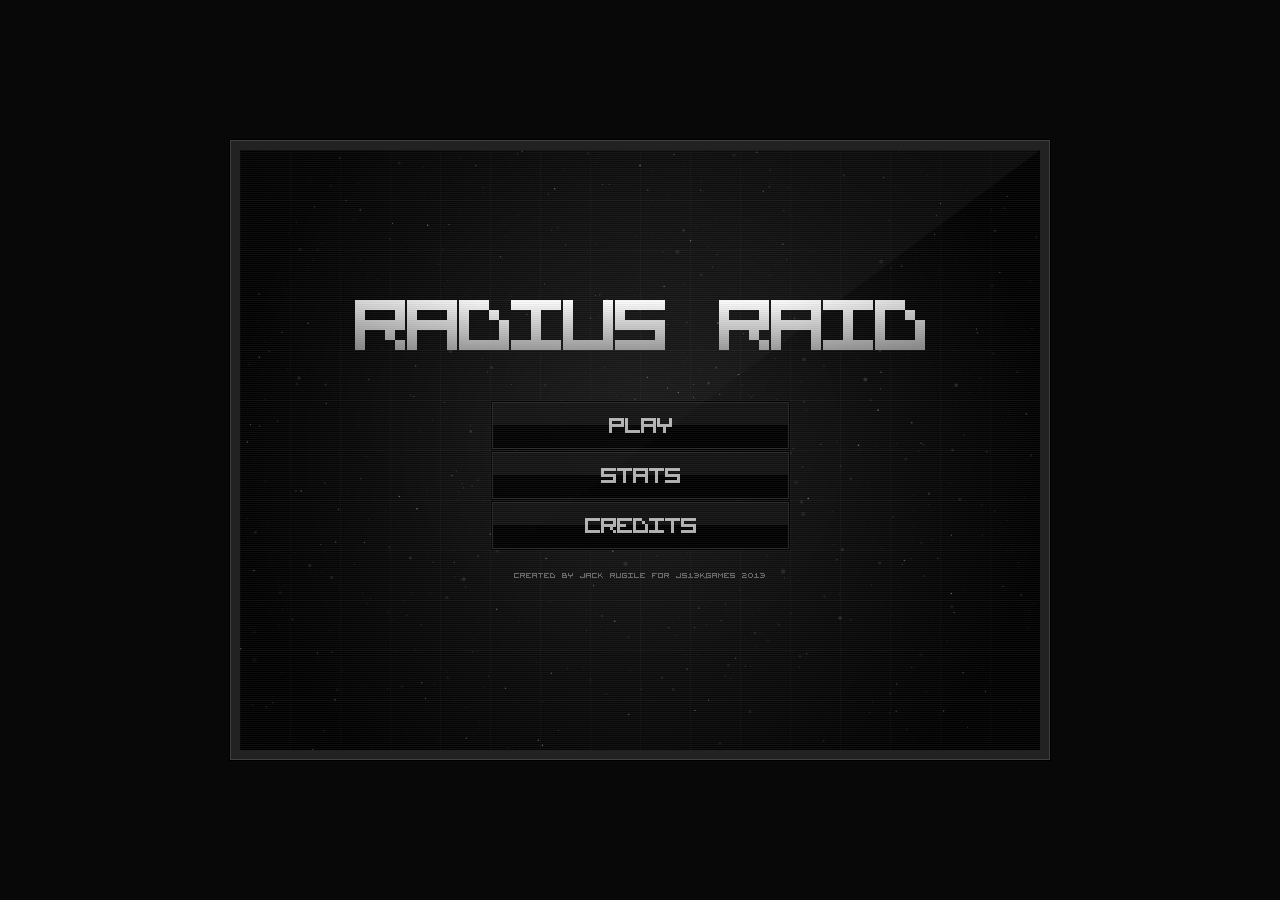
<file: games/radiusraid/index.html>
<!doctype html>
<html>
	
<!-- Mirrored from www.phoenix-le.cf/gfiles/html5games/radius-raid/ by HTTrack Website Copier/3.x [XR&CO'2014], Wed, 29 Jan 2020 01:05:18 GMT -->
<head>
		<title>Radius Raid</title>
		<link rel="shortcut icon" id="favicon" />

		<style>
			body {
				background: #080808;
			}

			#wrap {
				background: #222;
				box-shadow: inset 0 0 0 1px #404040, 0 0 0 1px #000;
				left: 50%;
				opacity: 0;
				padding: 10px;		
				position: absolute;
				top: 50%;
				transition: opacity 1.5s;
			}

			.loaded #wrap {				
				opacity: 1;			
			}

			#wrap-inner {
				background: #000;				
				overflow: hidden;
				position: relative;				
			}

			canvas {
				cursor: crosshair;
				display: block;
				left: 0;
				position: absolute;
				top: 0;
			}
		</style>
	</head>
	<body>
		<div id="wrap">
			<div id="wrap-inner">
				<canvas id="cbg1"></canvas>
				<canvas id="cbg2"></canvas>
				<canvas id="cbg3"></canvas>
				<canvas id="cbg4"></canvas>
				<canvas id="cmg"></canvas>
				<canvas id="cfg"></canvas>
			</div>
		</div>
		<script>var $ = {};</script>
		<script src="js/jsfxr.js"></script>
		<script src="js/util.js"></script>
		<script src="js/storage.js"></script>
		<script src="js/definitions.js"></script>
		<script src="js/audio.js"></script>		
		<script src="js/text.js"></script>
		<script src="js/hero.js"></script>
		<script src="js/enemy.js"></script>
		<script src="js/bullet.js"></script>
		<script src="js/explosion.js"></script>
		<script src="js/powerup.js"></script>
		<script src="js/particle.js"></script>
		<script src="js/particleemitter.js"></script>
		<script src="js/textpop.js"></script>
		<script src="js/levelpop.js"></script>
		<script src="js/button.js"></script>
		<script src="js/game.js"></script>
	</body>

<!-- Mirrored from www.phoenix-le.cf/gfiles/html5games/radius-raid/ by HTTrack Website Copier/3.x [XR&CO'2014], Wed, 29 Jan 2020 01:05:21 GMT -->
</html>
</file>
<file: css/index.css>
@import url('https://fonts.googleapis.com/css2?family=Cedarville+Cursive&display=swap');
@import url('https://fonts.googleapis.com/css2?family=Nunito:wght@200&display=swap');
@import url('https://fonts.googleapis.com/css2?family=JetBrains+Mono:wght@300&display=swap');

body {
  background-image: linear-gradient(110deg, lightblue, #64ff00);
  margin: 0;
  display: flex;
  flex-direction: column;
  min-height: 100vh;
  color: darkblue;
}
p {
  font-family: Nunito, sans-serif;
}

.mainstuff {
  margin: auto;
  font-family: Nunito, sans-serif;
  color: navy;
  text-align: center;
  font-size: 20px;
  padding: 10px;
  width: 70vw;
  max-width: 375px;
  border-radius: 1mm;
  box-shadow: #000 0px 0px 5px;
  justify-content: center;
  animation: shadowfade 2s infinite;
  animation-timing-function: ease-in-out;
}





#aboutbutton {
  display: inline-block;
  font-family: Nunito, sans-serif;
  cursor: pointer;
  text-align: center;
  text-decoration: none;
  outline: none;
  color: darkblue;
  background-image: linear-gradient(-110deg, lightblue, #64ff00);
  border: 1px 1px 1px 1px black;
  border-radius: 12px;
  font-size: 20px;
  padding: 7px;
  width: 1.25in;
  box-shadow: #000 0px 0px 5px;
  justify-content: center;
  font-size: 14px;
}

#aboutbutton:hover {
  display: inline-block;
  font-family: Nunito, sans-serif;
  cursor: pointer;
  text-align: center;
  text-decoration: none;
  outline: none;
  color: darkblue;
  background-image: linear-gradient(110deg, lightblue, #64ff00);
  border: 1px 1px 1px 1px black;
  border-radius: 12px;
  font-size: 20px;
  padding: 7px;
  width: 1.25in;
  box-shadow: #000 0px 0px 5px;
  justify-content: center;
  font-size: 14px;
}

@keyframes fadein {from {opacity: 0; }to{ opacity: 1; }}
@keyframes fadeout {from{opacity:1;}to{opacity:0;}}
@keyframes fadeinout {0% {opacity:1}50% {opacity: 0;}100%{opacity:1;}}
@keyframes shadowfade {0%{box-shadow: #000 0px 0px 7px;}50%{box-shadow: #000 0px 0px 15px;}100%{box-shadow: #000 0px 0px 7px;}}
@keyframes rotateMenu {
    0% {
        transform: rotateX(-90deg)
    }
    70% {
        transform: rotateX(20deg) 
    }
    100% {
        transform: rotateX(0deg) 
    }
}
</file>
<file: games/0hh1/css/style.css>
* {
  -webkit-box-sizing: border-box;
  -moz-box-sizing: border-box;
  -ms-box-sizing: border-box;
  box-sizing: border-box;

  -webkit-user-select: none;
  -moz-user-select: none;
  -ms-user-select: none;
  user-select: none;
  -webkit-touch-callout: none;
  cursor: default;
  -webkit-tap-highlight-color: rgba(0,0,0,0);
  }
#feelsize {
  position: fixed;
  z-index: -1;
  right:0; bottom:0;width: 100%; height: 100%;
}
body {
  background: #222;
  padding: 0; margin: 0;
}
#container {
  margin: auto;
  position: absolute;
  top:0;bottom:0; /* vertical center */
  left:0;right:0; /* horizontal center */
  overflow: hidden;
}
.vertical {
  position: absolute;
  top: 50%; left: 50%;
  width: 100%;
  -webkit-transform: translate(-50%, -50%);
  -moz-transform: translate(-50%, -50%);
  -ms-transform: translate(-50%, -50%);
  transform: translate(-50%, -50%);
}
.screen {
  display: none;
  position: absolute;
  width: 100%; height: 100%;
  right: 0; bottom: 0;
}
h1,h2,h3 {
  text-align: center;
  font-family: 'molle';
  color: #fff;
  font-weight: normal;
  margin: 5% 0;
  white-space: nowrap;
}
h2 {
  font-size: 15vw;
  margin: 7% 0 0 0;
}
h3 {
  font-size: 15vw;
  margin: 5% 0 0 0;
}
h2#boardsize {
  position: relative;
  z-index: 10;
  font-family: 'Josefin Sans', sans-serif;
  margin-top: 3%;
  -webkit-transition: opacity .3s ease-out;
  -moz-transition: opacity .3s ease-out;
  -ms-transition: opacity .3s ease-out;
  transition: opacity .3s ease-out;
}
p {
  font-family: 'Josefin Sans', sans-serif;
  color: #fff;
  text-align: center;
}
#titlegrid {
  width: 80%;
  margin: 0 auto;
}
#loadinggrid {
  width: 50%;
  margin: 0 auto;
}
#menu p {
  margin: 0;
}
#menugrid {
  width: 60%;
  margin: 0 auto;
}
  #menugrid .inner {
    color: #fff;
    text-align: center;
    font-family: 'Josefin Sans', sans-serif;
    -webkit-transition: opacity .3s ease-out;
    -moz-transition: opacity .3s ease-out;
    -ms-transition: opacity .3s ease-out;
    transition: opacity .3s ease-out;
  }

.board {
  padding: 10px 10px 20px 10px;
  background: #222;
}
  .board.hidden {
    opacity: 0;
    z-index: -1;
  }
  .board table {
    width: 100%;
    margin: 0 auto;
    border-collapse: collapse;
  }
  .board table td {
    position: relative;
    font-size: 0; line-height: 0;
  }
.tile {
  position: relative;
  left: 0; top: 0;
  width: 100%; height: 100%;
  padding: 4%;
}
.tile .inner {
  position: relative;
  width: 100%; height: 100%;
  overflow: hidden;
  -webkit-transition: background-color .2s ease-out;
  -moz-transition: background-color .2s ease-out;
  -ms-transition: background-color .2s ease-out;
  transition: background-color .2s ease-out;
}
.tile .inner { 
  background-color: #2a2a2a;
}

.tile-1 .inner:after, .tile-2 .inner:after {
  content: ''; position: absolute;
  left: 0; bottom: 0; width: 100%; height: 12%;
  background: rgba(0,0,0,.2);
}
.iconcon {
  display: inline-block;
  padding: 7% 0;
  -webkit-transition: opacity .3s ease-out .5s;
  -moz-transition: opacity .3s ease-out .5s;
  -ms-transition: opacity .3s ease-out .5s;
  transition: opacity .3s ease-out .5s;
}
.iconcon.hidden {
  opacity: 0;
  z-index: -1;
}
.iconcon.wiggle {
  -webkit-animation: iconWiggle 2s ease-in-out .5s;
  -moz-animation: iconWiggle 2s ease-in-out .5s;
  -ms-animation: iconWiggle 2s ease-in-out .5s;
  animation: iconWiggle 2s ease-in-out .5s;
}
.icon {
  display: block;
  width: 22px; height: 22px;
  background-repeat: no-repeat;
  background-size: auto 100%;
  background-position: center center;
}
#back.icon { background-image: url(../img/close.png); }
#retry.icon { background-image: url(../img/spinner.png); }
#undo.icon { background-image: url(../img/history.png); }
#help.icon { background-image: url(../img/eye.png); }
#next.icon { background-image: url(../img/arrow-right.png); }
#tweet.icon { background-image: url(../img/twitter.png); }

#bar {
  position: absolute;
  bottom: 0; right: 0;
  width: 100%;
  text-align: center;
}
.error {
  -webkit-animation: wiggle .5s ease;
  -moz-animation: wiggle .5s ease;
  -ms-animation: wiggle .5s ease;
  animation: wiggle .5s ease;
}
.loading {
  -webkit-animation: wiggle 2s infinite ease;
  -moz-animation: wiggle 2s infinite ease;
  -ms-animation: wiggle 2s infinite ease;
  animation: wiggle 2s infinite ease;
}
.screen {
  opacity: 0;
  -webkit-transition: all .3s ease-out;
  -moz-transition: all .3s ease-out;
  -ms-transition: all .3s ease-out;
  transition: all .3s ease-out;
}
.show {
  opacity: 1;
}
.screen.text {
  padding: 0 10%;
}
.show01 * {
  color: transparent;
}
#title * {
  -webkit-transition: color 1s ease-out 1s;
  -moz-transition: color 1s ease-out 1s;
  -ms-transition: color 1s ease-out 1s;
  transition: color 1s ease-out 1s;
}
html body .show01 .tile .inner,
html body .show01 .tile .inner:after {
  background: transparent;
}
.show01 #title p {
  color: transparent;
}
#title p {
  -webkit-transition: color 1s ease-out 1s;
  -moz-transition: color 1s ease-out 1s;
  -ms-transition: color 1s ease-out 1s;
  transition: color 1s ease-out 1s;
}
#titlegrid {
  position: relative;
}
#digits {
  position: absolute;
  width: 100%; height: 100%;
  z-index: 10;
  color: transparent;
  text-align: center;
  font-family: 'Josefin Sans', sans-serif;
}
#digits #zero { position: absolute; left: 0; top: 0; width: 50%; height: 100%;}
#digits #one { position: absolute; right: 0; top: 0; width: 50%; height: 100%;}
#digits #hs { 
  color: #fff; padding-left: 3%;
  text-shadow: 0 0 10px transparent;
  -webkit-transition: color 1s ease-out;
  -moz-transition: color 1s ease-out;
  -ms-transition: color 1s ease-out;
  transition: all 1s ease-out;
}
.show01 #digits #zero,
.show01 #digits #one { 
  color: #fff; 
  -webkit-transition: color 1s ease-out;
  -moz-transition: color 1s ease-out;
  -ms-transition: color 1s ease-out;
  transition: color 1s ease-out;
}
.hide0 #digits #zero { color: transparent; }
.hide1 #digits #one { color: transparent; }
.hidehs #digits #hs { 
  color: transparent; 
  -webkit-transition: color .1s ease-out;
  -moz-transition: color .1s ease-out;
  -ms-transition: color .1s ease-out;
  transition: color .1s ease-out;
}


.tile.marked .inner { 
  border: solid #fff 3px; 
  -webkit-animation: flash 2s ease-in-out infinite;
  -moz-animation: flash 2s ease-in-out infinite;
  -ms-animation: flash 2s ease-in-out infinite;
  animation: flash 2s ease-in-out infinite;
}

.topMsg {
  position: absolute;
  display: table;
  width: 100%; top: 0;
  padding: 0 5%;
  color: #fff;
  text-align: center;
  font-family: 'Josefin Sans', sans-serif;
  opacity: 0;
  margin: 0 !important;
  -webkit-transition: opacity .3s ease-out;
  -moz-transition: opacity .3s ease-out;
  -ms-transition: opacity .3s ease-out;
  transition: opacity .3s ease-out;
}
  .topMsg span {
    display: table-cell;
    vertical-align: middle;
  }

.showHint #hintMsg {
  opacity: 1;
}
.showHint #boardsize {
  opacity: 0;
}

#chooseSize {
  top: 21%;
}
  #chooseSize.show {
    opacity: 1;
  }

#score {
  position: absolute;
  width: 100%;
  bottom: 17%;
  padding: 0 5%;
  color: #fff;
  font-family: 'Josefin Sans', sans-serif;
  height: 32px; font-size: 32px; line-height: 32px;
  opacity: 0;
  -webkit-transition: opacity .3s ease-out;
  -moz-transition: opacity .3s ease-out;
  -ms-transition: opacity .3s ease-out;
  transition: opacity .3s ease-out;
}
  #trophy {
    position: absolute;
    width: auto; height: 100%;
    right: 50%; top: 0;
    padding-right: 2%;
  }
  #scorenr {
    position: absolute;
    display: block;
    vertical-align: top;
    left: 50%;
    top: 10%;
    padding-left: 2%;

  }
  #score.show {
    opacity: 1;
  }

.tile.completed {
  -webkit-transform-origin: center center;
  -webkit-animation: completed 2s ease-in;
  -moz-transform-origin: center center;
  -moz-animation: completed 2s ease-in;
  -ms-transform-origin: center center;
  -ms-animation: completed 2s ease-in;
  transform-origin: center center;
  animation: completed 2s ease-in;
}

@-webkit-keyframes wiggle {
    0 {-webkit-transform: rotateZ(3deg);}
    10% {-webkit-transform: rotateZ(-3deg);}
    20% {-webkit-transform: rotateZ(3deg);}
    30% {-webkit-transform: rotateZ(-3deg);}
    40% {-webkit-transform: rotateZ(3deg);}
    50% {-webkit-transform: rotateZ(-3deg);}
    60% {-webkit-transform: rotateZ(3deg);}
    70% {-webkit-transform: rotateZ(-3deg);}
    80% {-webkit-transform: rotateZ(3deg);}
    90% {-webkit-transform: rotateZ(-3deg);}
    100% {-webkit-transform: none; }
}
@-moz-keyframes wiggle {
    0 {-moz-transform: rotateZ(3deg);}
    10% {-moz-transform: rotateZ(-3deg);}
    20% {-moz-transform: rotateZ(3deg);}
    30% {-moz-transform: rotateZ(-3deg);}
    40% {-moz-transform: rotateZ(3deg);}
    50% {-moz-transform: rotateZ(-3deg);}
    60% {-moz-transform: rotateZ(3deg);}
    70% {-moz-transform: rotateZ(-3deg);}
    80% {-moz-transform: rotateZ(3deg);}
    90% {-moz-transform: rotateZ(-3deg);}
    100% {-moz-transform: none; }
}
@-ms-keyframes wiggle {
    0 {-ms-transform: rotateZ(3deg);}
    10% {-ms-transform: rotateZ(-3deg);}
    20% {-ms-transform: rotateZ(3deg);}
    30% {-ms-transform: rotateZ(-3deg);}
    40% {-ms-transform: rotateZ(3deg);}
    50% {-ms-transform: rotateZ(-3deg);}
    60% {-ms-transform: rotateZ(3deg);}
    70% {-ms-transform: rotateZ(-3deg);}
    80% {-ms-transform: rotateZ(3deg);}
    90% {-ms-transform: rotateZ(-3deg);}
    100% {-ms-transform: none; }
}
@keyframes wiggle {
    0 {transform: rotateZ(3deg);}
    10% {transform: rotateZ(-3deg);}
    20% {transform: rotateZ(3deg);}
    30% {transform: rotateZ(-3deg);}
    40% {transform: rotateZ(3deg);}
    50% {transform: rotateZ(-3deg);}
    60% {transform: rotateZ(3deg);}
    70% {transform: rotateZ(-3deg);}
    80% {transform: rotateZ(3deg);}
    90% {transform: rotateZ(-3deg);}
    100% {transform: none; }
}

@-webkit-keyframes flash {
    0% { border-color: rgba(255,255,255,.3) }
    50% { border-color: #fff; }
    100% { border-color: rgba(255,255,255,.3) }
}
@-moz-keyframes flash {
    0% { border-color: rgba(255,255,255,.3) }
    50% { border-color: #fff; }
    100% { border-color: rgba(255,255,255,.3) }
}
@-ms-keyframes flash {
    0% { border-color: rgba(255,255,255,.3) }
    50% { border-color: #fff; }
    100% { border-color: rgba(255,255,255,.3) }
}
@keyframes flash {
    0% { border-color: rgba(255,255,255,.3) }
    50% { border-color: #fff; }
    100% { border-color: rgba(255,255,255,.3) }
}

@-webkit-keyframes iconWiggle {
    0% { -webkit-transform: translateY(0); }
    25% { -webkit-transform: translateY(-50%); }
    50% { -webkit-transform: translateY(0); }
    75% { -webkit-transform: translateY(-50%); }
    100% { -webkit-transform: translateY(0); }
}
@-moz-keyframes iconWiggle {
    0% { -moz-transform: translateY(0); }
    25% { -moz-transform: translateY(-50%); }
    50% { -moz-transform: translateY(0); }
    75% { -moz-transform: translateY(-50%); }
    100% { -moz-transform: translateY(0); }
}
@-ms-keyframes iconWiggle {
    0% { -ms-transform: translateY(0); }
    25% { -ms-transform: translateY(-50%); }
    50% { -ms-transform: translateY(0); }
    75% { -ms-transform: translateY(-50%); }
    100% { -ms-transform: translateY(0); }
}
@keyframes iconWiggle {
    0% { transform: translateY(0); }
    25% { transform: translateY(-50%); }
    50% { transform: translateY(0); }
    75% { transform: translateY(-50%); }
    100% { transform: translateY(0); }
}

@-webkit-keyframes completed {
    from { opacity: 1;}
    to { opacity: 0; -webkit-transform: scale(4) }
}
@-moz-keyframes completed {
    from { opacity: 1;}
    to { opacity: 0; -moz-transform: scale(4) }
}
@-ms-keyframes completed {
    from { opacity: 1;}
    to { opacity: 0; -ms-transform: scale(4) }
}
@keyframes completed {
    from { opacity: 1;}
    to { opacity: 0; transform: scale(4) }
}
</file>
<file: games/0hh1/fonts/fonts.css>
@font-face {
  font-family: 'molle';
  src: url('Molle-Regular.ttf') format('truetype');
  font-weight: normal;
  font-style: normal;
}
@font-face {
  font-family: 'Josefin Sans';
  src: url('JosefinSans-Bold.ttf') format('truetype');
  font-weight: normal;
  font-style: normal;
}
</file>
<file: games/2048/style/main.css>
@import url(fonts/clear-sans.css);
html, body {
  margin: 0;
  padding: 0;
  background: #faf8ef;
  color: #776e65;
  font-family: "Clear Sans", "Helvetica Neue", Arial, sans-serif;
  font-size: 18px; }

body {
  margin: 80px 0; }

.heading:after {
  content: "";
  display: block;
  clear: both; }

h1.title {
  font-size: 80px;
  font-weight: bold;
  margin: 0;
  display: block;
  float: left; }

@-webkit-keyframes move-up {
  0% {
    top: 25px;
    opacity: 1; }

  100% {
    top: -50px;
    opacity: 0; } }
@-moz-keyframes move-up {
  0% {
    top: 25px;
    opacity: 1; }

  100% {
    top: -50px;
    opacity: 0; } }
@keyframes move-up {
  0% {
    top: 25px;
    opacity: 1; }

  100% {
    top: -50px;
    opacity: 0; } }
.scores-container {
  float: right;
  text-align: right; }

.score-container, .best-container {
  position: relative;
  display: inline-block;
  background: #bbada0;
  padding: 15px 25px;
  font-size: 25px;
  height: 25px;
  line-height: 47px;
  font-weight: bold;
  border-radius: 3px;
  color: white;
  margin-top: 8px;
  text-align: center; }
  .score-container:after, .best-container:after {
    position: absolute;
    width: 100%;
    top: 10px;
    left: 0;
    text-transform: uppercase;
    font-size: 13px;
    line-height: 13px;
    text-align: center;
    color: #eee4da; }
  .score-container .score-addition, .best-container .score-addition {
    position: absolute;
    right: 30px;
    color: red;
    font-size: 25px;
    line-height: 25px;
    font-weight: bold;
    color: rgba(119, 110, 101, 0.9);
    z-index: 100;
    -webkit-animation: move-up 600ms ease-in;
    -moz-animation: move-up 600ms ease-in;
    animation: move-up 600ms ease-in;
    -webkit-animation-fill-mode: both;
    -moz-animation-fill-mode: both;
    animation-fill-mode: both; }

.score-container:after {
  content: "Score"; }

.best-container:after {
  content: "Best"; }

p {
  margin-top: 0;
  margin-bottom: 10px;
  line-height: 1.65; }

a {
  color: #776e65;
  font-weight: bold;
  text-decoration: underline;
  cursor: pointer; }

strong.important {
  text-transform: uppercase; }

hr {
  border: none;
  border-bottom: 1px solid #d8d4d0;
  margin-top: 20px;
  margin-bottom: 30px; }

.container {
  width: 500px;
  margin: 0 auto; }

@-webkit-keyframes fade-in {
  0% {
    opacity: 0; }

  100% {
    opacity: 1; } }
@-moz-keyframes fade-in {
  0% {
    opacity: 0; }

  100% {
    opacity: 1; } }
@keyframes fade-in {
  0% {
    opacity: 0; }

  100% {
    opacity: 1; } }
.game-container {
  margin-top: 40px;
  position: relative;
  padding: 15px;
  cursor: default;
  -webkit-touch-callout: none;
  -ms-touch-callout: none;
  -webkit-user-select: none;
  -moz-user-select: none;
  -ms-user-select: none;
  -ms-touch-action: none;
  touch-action: none;
  background: #bbada0;
  border-radius: 6px;
  width: 500px;
  height: 500px;
  -webkit-box-sizing: border-box;
  -moz-box-sizing: border-box;
  box-sizing: border-box; }
  .game-container .game-message {
    display: none;
    position: absolute;
    top: 0;
    right: 0;
    bottom: 0;
    left: 0;
    background: rgba(238, 228, 218, 0.5);
    z-index: 100;
    text-align: center;
    -webkit-animation: fade-in 800ms ease 1200ms;
    -moz-animation: fade-in 800ms ease 1200ms;
    animation: fade-in 800ms ease 1200ms;
    -webkit-animation-fill-mode: both;
    -moz-animation-fill-mode: both;
    animation-fill-mode: both; }
    .game-container .game-message p {
      font-size: 60px;
      font-weight: bold;
      height: 60px;
      line-height: 60px;
      margin-top: 222px; }
    .game-container .game-message .lower {
      display: block;
      margin-top: 59px; }
    .game-container .game-message a {
      display: inline-block;
      background: #8f7a66;
      border-radius: 3px;
      padding: 0 20px;
      text-decoration: none;
      color: #f9f6f2;
      height: 40px;
      line-height: 42px;
      margin-left: 9px; }
      .game-container .game-message a.keep-playing-button {
        display: none; }
    .game-container .game-message.game-won {
      background: rgba(237, 194, 46, 0.5);
      color: #f9f6f2; }
      .game-container .game-message.game-won a.keep-playing-button {
        display: inline-block; }
    .game-container .game-message.game-won, .game-container .game-message.game-over {
      display: block; }

.grid-container {
  position: absolute;
  z-index: 1; }

.grid-row {
  margin-bottom: 15px; }
  .grid-row:last-child {
    margin-bottom: 0; }
  .grid-row:after {
    content: "";
    display: block;
    clear: both; }

.grid-cell {
  width: 106.25px;
  height: 106.25px;
  margin-right: 15px;
  float: left;
  border-radius: 3px;
  background: rgba(238, 228, 218, 0.35); }
  .grid-cell:last-child {
    margin-right: 0; }

.tile-container {
  position: absolute;
  z-index: 2; }

.tile, .tile .tile-inner {
  width: 107px;
  height: 107px;
  line-height: 107px; }
.tile.tile-position-1-1 {
  -webkit-transform: translate(0px, 0px);
  -moz-transform: translate(0px, 0px);
  -ms-transform: translate(0px, 0px);
  transform: translate(0px, 0px); }
.tile.tile-position-1-2 {
  -webkit-transform: translate(0px, 121px);
  -moz-transform: translate(0px, 121px);
  -ms-transform: translate(0px, 121px);
  transform: translate(0px, 121px); }
.tile.tile-position-1-3 {
  -webkit-transform: translate(0px, 242px);
  -moz-transform: translate(0px, 242px);
  -ms-transform: translate(0px, 242px);
  transform: translate(0px, 242px); }
.tile.tile-position-1-4 {
  -webkit-transform: translate(0px, 363px);
  -moz-transform: translate(0px, 363px);
  -ms-transform: translate(0px, 363px);
  transform: translate(0px, 363px); }
.tile.tile-position-2-1 {
  -webkit-transform: translate(121px, 0px);
  -moz-transform: translate(121px, 0px);
  -ms-transform: translate(121px, 0px);
  transform: translate(121px, 0px); }
.tile.tile-position-2-2 {
  -webkit-transform: translate(121px, 121px);
  -moz-transform: translate(121px, 121px);
  -ms-transform: translate(121px, 121px);
  transform: translate(121px, 121px); }
.tile.tile-position-2-3 {
  -webkit-transform: translate(121px, 242px);
  -moz-transform: translate(121px, 242px);
  -ms-transform: translate(121px, 242px);
  transform: translate(121px, 242px); }
.tile.tile-position-2-4 {
  -webkit-transform: translate(121px, 363px);
  -moz-transform: translate(121px, 363px);
  -ms-transform: translate(121px, 363px);
  transform: translate(121px, 363px); }
.tile.tile-position-3-1 {
  -webkit-transform: translate(242px, 0px);
  -moz-transform: translate(242px, 0px);
  -ms-transform: translate(242px, 0px);
  transform: translate(242px, 0px); }
.tile.tile-position-3-2 {
  -webkit-transform: translate(242px, 121px);
  -moz-transform: translate(242px, 121px);
  -ms-transform: translate(242px, 121px);
  transform: translate(242px, 121px); }
.tile.tile-position-3-3 {
  -webkit-transform: translate(242px, 242px);
  -moz-transform: translate(242px, 242px);
  -ms-transform: translate(242px, 242px);
  transform: translate(242px, 242px); }
.tile.tile-position-3-4 {
  -webkit-transform: translate(242px, 363px);
  -moz-transform: translate(242px, 363px);
  -ms-transform: translate(242px, 363px);
  transform: translate(242px, 363px); }
.tile.tile-position-4-1 {
  -webkit-transform: translate(363px, 0px);
  -moz-transform: translate(363px, 0px);
  -ms-transform: translate(363px, 0px);
  transform: translate(363px, 0px); }
.tile.tile-position-4-2 {
  -webkit-transform: translate(363px, 121px);
  -moz-transform: translate(363px, 121px);
  -ms-transform: translate(363px, 121px);
  transform: translate(363px, 121px); }
.tile.tile-position-4-3 {
  -webkit-transform: translate(363px, 242px);
  -moz-transform: translate(363px, 242px);
  -ms-transform: translate(363px, 242px);
  transform: translate(363px, 242px); }
.tile.tile-position-4-4 {
  -webkit-transform: translate(363px, 363px);
  -moz-transform: translate(363px, 363px);
  -ms-transform: translate(363px, 363px);
  transform: translate(363px, 363px); }

.tile {
  position: absolute;
  -webkit-transition: 100ms ease-in-out;
  -moz-transition: 100ms ease-in-out;
  transition: 100ms ease-in-out;
  -webkit-transition-property: -webkit-transform;
  -moz-transition-property: -moz-transform;
  transition-property: transform; }
  .tile .tile-inner {
    border-radius: 3px;
    background: #eee4da;
    text-align: center;
    font-weight: bold;
    z-index: 10;
    font-size: 55px; }
  .tile.tile-2 .tile-inner {
    background: #eee4da;
    box-shadow: 0 0 30px 10px rgba(243, 215, 116, 0), inset 0 0 0 1px rgba(255, 255, 255, 0); }
  .tile.tile-4 .tile-inner {
    background: #ede0c8;
    box-shadow: 0 0 30px 10px rgba(243, 215, 116, 0), inset 0 0 0 1px rgba(255, 255, 255, 0); }
  .tile.tile-8 .tile-inner {
    color: #f9f6f2;
    background: #f2b179; }
  .tile.tile-16 .tile-inner {
    color: #f9f6f2;
    background: #f59563; }
  .tile.tile-32 .tile-inner {
    color: #f9f6f2;
    background: #f67c5f; }
  .tile.tile-64 .tile-inner {
    color: #f9f6f2;
    background: #f65e3b; }
  .tile.tile-128 .tile-inner {
    color: #f9f6f2;
    background: #edcf72;
    box-shadow: 0 0 30px 10px rgba(243, 215, 116, 0.2381), inset 0 0 0 1px rgba(255, 255, 255, 0.14286);
    font-size: 45px; }
    @media screen and (max-width: 520px) {
      .tile.tile-128 .tile-inner {
        font-size: 25px; } }
  .tile.tile-256 .tile-inner {
    color: #f9f6f2;
    background: #edcc61;
    box-shadow: 0 0 30px 10px rgba(243, 215, 116, 0.31746), inset 0 0 0 1px rgba(255, 255, 255, 0.19048);
    font-size: 45px; }
    @media screen and (max-width: 520px) {
      .tile.tile-256 .tile-inner {
        font-size: 25px; } }
  .tile.tile-512 .tile-inner {
    color: #f9f6f2;
    background: #edc850;
    box-shadow: 0 0 30px 10px rgba(243, 215, 116, 0.39683), inset 0 0 0 1px rgba(255, 255, 255, 0.2381);
    font-size: 45px; }
    @media screen and (max-width: 520px) {
      .tile.tile-512 .tile-inner {
        font-size: 25px; } }
  .tile.tile-1024 .tile-inner {
    color: #f9f6f2;
    background: #edc53f;
    box-shadow: 0 0 30px 10px rgba(243, 215, 116, 0.47619), inset 0 0 0 1px rgba(255, 255, 255, 0.28571);
    font-size: 35px; }
    @media screen and (max-width: 520px) {
      .tile.tile-1024 .tile-inner {
        font-size: 15px; } }
  .tile.tile-2048 .tile-inner {
    color: #f9f6f2;
    background: #edc22e;
    box-shadow: 0 0 30px 10px rgba(243, 215, 116, 0.55556), inset 0 0 0 1px rgba(255, 255, 255, 0.33333);
    font-size: 35px; }
    @media screen and (max-width: 520px) {
      .tile.tile-2048 .tile-inner {
        font-size: 15px; } }
  .tile.tile-super .tile-inner {
    color: #f9f6f2;
    background: #3c3a32;
    font-size: 30px; }
    @media screen and (max-width: 520px) {
      .tile.tile-super .tile-inner {
        font-size: 10px; } }

@-webkit-keyframes appear {
  0% {
    opacity: 0;
    -webkit-transform: scale(0);
    -moz-transform: scale(0);
    -ms-transform: scale(0);
    transform: scale(0); }

  100% {
    opacity: 1;
    -webkit-transform: scale(1);
    -moz-transform: scale(1);
    -ms-transform: scale(1);
    transform: scale(1); } }
@-moz-keyframes appear {
  0% {
    opacity: 0;
    -webkit-transform: scale(0);
    -moz-transform: scale(0);
    -ms-transform: scale(0);
    transform: scale(0); }

  100% {
    opacity: 1;
    -webkit-transform: scale(1);
    -moz-transform: scale(1);
    -ms-transform: scale(1);
    transform: scale(1); } }
@keyframes appear {
  0% {
    opacity: 0;
    -webkit-transform: scale(0);
    -moz-transform: scale(0);
    -ms-transform: scale(0);
    transform: scale(0); }

  100% {
    opacity: 1;
    -webkit-transform: scale(1);
    -moz-transform: scale(1);
    -ms-transform: scale(1);
    transform: scale(1); } }
.tile-new .tile-inner {
  -webkit-animation: appear 200ms ease 100ms;
  -moz-animation: appear 200ms ease 100ms;
  animation: appear 200ms ease 100ms;
  -webkit-animation-fill-mode: backwards;
  -moz-animation-fill-mode: backwards;
  animation-fill-mode: backwards; }

@-webkit-keyframes pop {
  0% {
    -webkit-transform: scale(0);
    -moz-transform: scale(0);
    -ms-transform: scale(0);
    transform: scale(0); }

  50% {
    -webkit-transform: scale(1.2);
    -moz-transform: scale(1.2);
    -ms-transform: scale(1.2);
    transform: scale(1.2); }

  100% {
    -webkit-transform: scale(1);
    -moz-transform: scale(1);
    -ms-transform: scale(1);
    transform: scale(1); } }
@-moz-keyframes pop {
  0% {
    -webkit-transform: scale(0);
    -moz-transform: scale(0);
    -ms-transform: scale(0);
    transform: scale(0); }

  50% {
    -webkit-transform: scale(1.2);
    -moz-transform: scale(1.2);
    -ms-transform: scale(1.2);
    transform: scale(1.2); }

  100% {
    -webkit-transform: scale(1);
    -moz-transform: scale(1);
    -ms-transform: scale(1);
    transform: scale(1); } }
@keyframes pop {
  0% {
    -webkit-transform: scale(0);
    -moz-transform: scale(0);
    -ms-transform: scale(0);
    transform: scale(0); }

  50% {
    -webkit-transform: scale(1.2);
    -moz-transform: scale(1.2);
    -ms-transform: scale(1.2);
    transform: scale(1.2); }

  100% {
    -webkit-transform: scale(1);
    -moz-transform: scale(1);
    -ms-transform: scale(1);
    transform: scale(1); } }
.tile-merged .tile-inner {
  z-index: 20;
  -webkit-animation: pop 200ms ease 100ms;
  -moz-animation: pop 200ms ease 100ms;
  animation: pop 200ms ease 100ms;
  -webkit-animation-fill-mode: backwards;
  -moz-animation-fill-mode: backwards;
  animation-fill-mode: backwards; }

.above-game:after {
  content: "";
  display: block;
  clear: both; }

.game-intro {
  float: left;
  line-height: 42px;
  margin-bottom: 0; }

.restart-button {
  display: inline-block;
  background: #8f7a66;
  border-radius: 3px;
  padding: 0 20px;
  text-decoration: none;
  color: #f9f6f2;
  height: 40px;
  line-height: 42px;
  display: block;
  text-align: center;
  float: right; }

.game-explanation {
  margin-top: 50px; }

@media screen and (max-width: 520px) {
  html, body {
    font-size: 15px; }

  body {
    margin: 20px 0;
    padding: 0 20px; }

  h1.title {
    font-size: 27px;
    margin-top: 15px; }

  .container {
    width: 280px;
    margin: 0 auto; }

  .score-container, .best-container {
    margin-top: 0;
    padding: 15px 10px;
    min-width: 40px; }

  .heading {
    margin-bottom: 10px; }

  .game-intro {
    width: 55%;
    display: block;
    box-sizing: border-box;
    line-height: 1.65; }

  .restart-button {
    width: 42%;
    padding: 0;
    display: block;
    box-sizing: border-box;
    margin-top: 2px; }

  .game-container {
    margin-top: 17px;
    position: relative;
    padding: 10px;
    cursor: default;
    -webkit-touch-callout: none;
    -ms-touch-callout: none;
    -webkit-user-select: none;
    -moz-user-select: none;
    -ms-user-select: none;
    -ms-touch-action: none;
    touch-action: none;
    background: #bbada0;
    border-radius: 6px;
    width: 280px;
    height: 280px;
    -webkit-box-sizing: border-box;
    -moz-box-sizing: border-box;
    box-sizing: border-box; }
    .game-container .game-message {
      display: none;
      position: absolute;
      top: 0;
      right: 0;
      bottom: 0;
      left: 0;
      background: rgba(238, 228, 218, 0.5);
      z-index: 100;
      text-align: center;
      -webkit-animation: fade-in 800ms ease 1200ms;
      -moz-animation: fade-in 800ms ease 1200ms;
      animation: fade-in 800ms ease 1200ms;
      -webkit-animation-fill-mode: both;
      -moz-animation-fill-mode: both;
      animation-fill-mode: both; }
      .game-container .game-message p {
        font-size: 60px;
        font-weight: bold;
        height: 60px;
        line-height: 60px;
        margin-top: 222px; }
      .game-container .game-message .lower {
        display: block;
        margin-top: 59px; }
      .game-container .game-message a {
        display: inline-block;
        background: #8f7a66;
        border-radius: 3px;
        padding: 0 20px;
        text-decoration: none;
        color: #f9f6f2;
        height: 40px;
        line-height: 42px;
        margin-left: 9px; }
        .game-container .game-message a.keep-playing-button {
          display: none; }
      .game-container .game-message.game-won {
        background: rgba(237, 194, 46, 0.5);
        color: #f9f6f2; }
        .game-container .game-message.game-won a.keep-playing-button {
          display: inline-block; }
      .game-container .game-message.game-won, .game-container .game-message.game-over {
        display: block; }

  .grid-container {
    position: absolute;
    z-index: 1; }

  .grid-row {
    margin-bottom: 10px; }
    .grid-row:last-child {
      margin-bottom: 0; }
    .grid-row:after {
      content: "";
      display: block;
      clear: both; }

  .grid-cell {
    width: 57.5px;
    height: 57.5px;
    margin-right: 10px;
    float: left;
    border-radius: 3px;
    background: rgba(238, 228, 218, 0.35); }
    .grid-cell:last-child {
      margin-right: 0; }

  .tile-container {
    position: absolute;
    z-index: 2; }

  .tile, .tile .tile-inner {
    width: 58px;
    height: 58px;
    line-height: 58px; }
  .tile.tile-position-1-1 {
    -webkit-transform: translate(0px, 0px);
    -moz-transform: translate(0px, 0px);
    -ms-transform: translate(0px, 0px);
    transform: translate(0px, 0px); }
  .tile.tile-position-1-2 {
    -webkit-transform: translate(0px, 67px);
    -moz-transform: translate(0px, 67px);
    -ms-transform: translate(0px, 67px);
    transform: translate(0px, 67px); }
  .tile.tile-position-1-3 {
    -webkit-transform: translate(0px, 135px);
    -moz-transform: translate(0px, 135px);
    -ms-transform: translate(0px, 135px);
    transform: translate(0px, 135px); }
  .tile.tile-position-1-4 {
    -webkit-transform: translate(0px, 202px);
    -moz-transform: translate(0px, 202px);
    -ms-transform: translate(0px, 202px);
    transform: translate(0px, 202px); }
  .tile.tile-position-2-1 {
    -webkit-transform: translate(67px, 0px);
    -moz-transform: translate(67px, 0px);
    -ms-transform: translate(67px, 0px);
    transform: translate(67px, 0px); }
  .tile.tile-position-2-2 {
    -webkit-transform: translate(67px, 67px);
    -moz-transform: translate(67px, 67px);
    -ms-transform: translate(67px, 67px);
    transform: translate(67px, 67px); }
  .tile.tile-position-2-3 {
    -webkit-transform: translate(67px, 135px);
    -moz-transform: translate(67px, 135px);
    -ms-transform: translate(67px, 135px);
    transform: translate(67px, 135px); }
  .tile.tile-position-2-4 {
    -webkit-transform: translate(67px, 202px);
    -moz-transform: translate(67px, 202px);
    -ms-transform: translate(67px, 202px);
    transform: translate(67px, 202px); }
  .tile.tile-position-3-1 {
    -webkit-transform: translate(135px, 0px);
    -moz-transform: translate(135px, 0px);
    -ms-transform: translate(135px, 0px);
    transform: translate(135px, 0px); }
  .tile.tile-position-3-2 {
    -webkit-transform: translate(135px, 67px);
    -moz-transform: translate(135px, 67px);
    -ms-transform: translate(135px, 67px);
    transform: translate(135px, 67px); }
  .tile.tile-position-3-3 {
    -webkit-transform: translate(135px, 135px);
    -moz-transform: translate(135px, 135px);
    -ms-transform: translate(135px, 135px);
    transform: translate(135px, 135px); }
  .tile.tile-position-3-4 {
    -webkit-transform: translate(135px, 202px);
    -moz-transform: translate(135px, 202px);
    -ms-transform: translate(135px, 202px);
    transform: translate(135px, 202px); }
  .tile.tile-position-4-1 {
    -webkit-transform: translate(202px, 0px);
    -moz-transform: translate(202px, 0px);
    -ms-transform: translate(202px, 0px);
    transform: translate(202px, 0px); }
  .tile.tile-position-4-2 {
    -webkit-transform: translate(202px, 67px);
    -moz-transform: translate(202px, 67px);
    -ms-transform: translate(202px, 67px);
    transform: translate(202px, 67px); }
  .tile.tile-position-4-3 {
    -webkit-transform: translate(202px, 135px);
    -moz-transform: translate(202px, 135px);
    -ms-transform: translate(202px, 135px);
    transform: translate(202px, 135px); }
  .tile.tile-position-4-4 {
    -webkit-transform: translate(202px, 202px);
    -moz-transform: translate(202px, 202px);
    -ms-transform: translate(202px, 202px);
    transform: translate(202px, 202px); }

  .tile .tile-inner {
    font-size: 35px; }

  .game-message p {
    font-size: 30px !important;
    height: 30px !important;
    line-height: 30px !important;
    margin-top: 90px !important; }
  .game-message .lower {
    margin-top: 30px !important; } }
</file>
<file: games/clumsybird/index.css>
body {
  background-color: #0099cc;
  color: #fff;

  /* Allow mouse dragging. */
  -moz-user-select: none;
  -ms-user-select: none;
  -o-user-select: none;
  -webkit-user-select: none;
  user-select: none;

  /* disable touch panning/zooming */
  -ms-touch-action: none;
  touch-action: none;

  /* Allow canvas to hit the edges of the browser viewport. */
  margin: 0;
}

#screen canvas {
  margin: auto;
  /* Hide the gap for font descenders. */
  display: block;

  /* disable scaling interpolation */
  image-rendering: optimizeSpeed;
  image-rendering: -moz-crisp-edges;
  image-rendering: -o-crisp-edges;
  image-rendering: -webkit-optimize-contrast;
  image-rendering: optimize-contrast;
  -ms-interpolation-mode: nearest-neighbor;
}

#share {
  margin: 10px auto;
  text-align: center;
}

#share .fb-share-button iframe {
  margin-top: -4px;
}

@font-face {
  font-family: 'gamefont';
  src: url('data/css/gamefont.eot');
  src: url('data/css/gamefont.eot?#iefix') format('embedded-opentype'),
     url('data/css/gamefont.woff') format('woff'),
     url('data/css/gamefont.ttf') format('truetype'),
     url('data/css/gamefont.svg#gamefont') format('svg');
  font-weight: normal;
  font-style: normal;
}

.google {
  position: absolute;
  left:23%;
}
</file>
<file: games/edge-surf/resources/css/interface.css>
/** Copyright (C) Microsoft Corporation. All rights reserved.
 * Use of this source code is governed by a BSD-style license that can be
 * found in the LICENSE file.
 */

/* minimal css reset */
html, body, div, h1, h2, h3, h4, h5, h6, a, p, img, ul, li, button { padding: 0; margin: 0; border: 0; outline: 0; }

html, body {
  width: 100vw; /* fullscreen */
  height: 100vh; /* fullscreen */
  overflow: hidden;
  user-select: none;
  font-family: system-ui, sans-serif;
  font-size: 16px;
  color: #000000;
  touch-action: pinch-zoom; /* prevents navigating back with one finger */
}

/* game layers fill entire page */
#game-canvas, #game-bg, #game-gradient, #game-ui, #game-tint {
  overflow: hidden;
  position: absolute;
  user-select: none;
  width: 100vw;
  height: 100vh;
  top: 0;
  left: 0;
}

/* from edge */
#hamburger-container {
  overflow: visible;
  position: absolute;
  top: 10px;
  right: 8px;
}

html[dir="rtl"] #hamburger-container {
  right: unset;
  left: 10px;
}

html[dir="rtl"].icon-arrow-right,
html[dir="rtl"].icon-arrow-left {
  /* undo RTL */
  transform: scale(-1, 1);
}

#modal-root {
  position: fixed;
}



/* page structure */

#game-gradient {
  z-index: 1;
  pointer-events: none;
}

@media (forced-colors:active) {
  /* CanvasText, LinkText, VisitedText, ActiveText, GrayText, Field, FieldText, HighlightText, Highlight (txt bg), ButtonText, ButtonFace (btn bg) */
  #game-bg { background: Canvas !important; }
}

#game-bg {
  background-repeat: repeat;
  image-rendering: -moz-crisp-edges;
  image-rendering: -webkit-crisp-edges;
  image-rendering: pixelated;
  image-rendering: crisp-edges; /* important */
  z-index: 2;
  pointer-events: none;
}

#game-canvas {
  image-rendering: -moz-crisp-edges;
  image-rendering: -webkit-crisp-edges;
  image-rendering: pixelated;
  image-rendering: crisp-edges; /* important */
  z-index: 3;
}

/* overlay */

#game-tint {
  pointer-events: none;
  z-index: 4;
  background: linear-gradient(180deg, rgba(255,255,255,0.6) 0%, rgba(255,255,255,0.1) 100%);
  transition: opacity 0.35s, visibility 0s 0.35s;
  transition-timing-function: cubic-bezier(0.30, 0.20, 0.20, 1.00);
  visibility: hidden;
  opacity: 0;
  backdrop-filter: blur(0px);
  -webkit-backdrop-filter: blur(0px);
}

#game-tint.visible {
  pointer-events: inherit;
  transition: opacity 0.35s; /* instant visibility */
  visibility: visible;
  opacity: 1;
  backdrop-filter: blur(4px);
  -webkit-backdrop-filter: blur(4px);
}

/* main game ui */

#game-ui {
  width: calc(100vw - 32px); /* fullscreen minus 32 padding */
  height: calc(100vh - 32px); /* fullscreen minus 32 padding */
  padding: 16px;
  z-index: 5;
}

#ui-title,
#ui-subtitle {
  width: calc(100vw - 32px); /* fullscreen minus 32 padding */
  font-weight: bold;
  text-align: center;
  text-transform: uppercase;
}

#ui-title {
  margin-top: calc(10vh - 40px);
  line-height: 48px;
  font-size: 48px;
}

#ui-subtitle {
  margin-top: 10px;
  line-height: 24px;
  font-size: 24px;
}

/* shrinks title for super small screens */
@media screen and (max-height: 480px) {
  #ui-title { line-height: 36px; font-size: 36px; }
  #ui-subtitle { line-height: 20px; font-size: 20px; }
}

/* hides mode title on tiny screens */
@media screen and (max-height: 360px) {
  #ui-subtitle { visibility: hidden; }
}

/* hides game title on tiny screens */
@media screen and (max-height: 280px) {
  #ui-title { visibility: hidden; }
}

#ui-selector {
  position: absolute;
  top: calc(40vh - 64px);
  left: calc(50vw - 240px);
  width: 480px; /* fullscreen minus 32 padding */
  height: 128px;
  display: flex;
    justify-content: space-between;
  align-items: center;
}

#ui-selector span {
  border-radius: 4px;
  background-color: rgba(255,255,255,0);
  transition: background-color 0.1s;
}

#ui-selector span:hover {
  background: rgba(255,255,255,0.4);
  cursor: pointer;
}

/* shrink menu arrows on narrow screens */
@media screen and (max-width: 520px) {
  #ui-selector { left: calc(50vw - 220px); width: 440px; }
}

/* hide menu arrows on narrow screens */
@media screen and (max-width: 420px) {
  #ui-selector span { visibility: hidden;  }
}

#ui-instruct {
  position: absolute;
  top: calc(100vh * 0.6 - 32px); /* minus half height */
  width: calc(100vw - 32px); /* fullscreen minus 32 padding */
  text-align: center;
}

#instruct-content {
  display: inline-block;
  padding: 16px 12px;
}

#instruct-content.tinted {
  background-color: rgba(255,255,255,0.6);
  box-shadow: 0px 16px 24px rgba(0,0,0,0.16);
  border-radius: 4px;
}

@supports not (-moz-appearance:none) {
  #instruct-content.tinted {
      backdrop-filter: blur(32px);
      -webkit-backdrop-filter: blur(32px);
  }
} /* Backdrop filter is broken on Firefox */

#instruct-icon { /* xbox + ps */
  display: inline-block;
  vertical-align: middle;
  width: 32px;
  height: 32px;
}

#instruct-action { /* spacebar, double tap, double click */
  display: inline-block;
  margin: 0 8px;
  vertical-align: middle;
}

#instruct-action.outline { /* spacebar, double tap, double click */
  padding: 4px 12px 5px;
  border: 2px solid #000000;
  border-radius: 4px;
  font-size: 20px;
  font-weight: bold;
  text-transform: uppercase;
}

#instruct-text {
  display: inline-block;
  margin: 0 8px;
  vertical-align: middle;
  font-size: 24px;
  font-weight: 600;
}

#ui-notify {
  position: absolute;
  top: calc(100vh * 0.75 - 24px);
  width: calc(100vw - 32px); /* fullscreen minus 32 padding */
  text-align: center;
  transition: opacity 0.5s, visibility 0s 0.5s;
  transition-timing-function: cubic-bezier(0.30, 0.20, 0.20, 1.00);
  visibility: hidden;
  opacity: 0;
}

#ui-notify.visible {
  transition: opacity 0.35s; /* instant visibility */
  visibility: visible;
  opacity: 1;
}

#notify-content {
  display: inline-block;
  padding: 12px 20px;
  font-weight: 600;
  border-radius: 4px;
  color: #FFFFFF;
  background-color: rgba(0,0,0,0.7);
  backdrop-filter: blur(32px);
  -webkit-backdrop-filter: blur(32px);
}

#notify-shareLink {
  display: inline-flex;
  vertical-align: -33%;
  align-items: center;
  font-weight: normal;
  background-color: rgba(255,255,255,0.2);
  padding: 4px 8px 2px;
  margin-inline-start: 12px;
  border-radius: 4px;
  cursor: pointer;
  color: currentColor;
  font-family: inherit;
}

#notify-shareLink:hover {
  background-color: rgba(255,255,255,0.3);
}

#notify-shareText {
}

/* game stats and ui */

#ui-dash {
  position: relative;
  width: 100%;
  margin: 0 auto;
}

#dash-stats {
  display: flex;
  width: 280px;
  margin: 0 auto;
}

#stats-score,
.stats-icons {
  display: flex;
  justify-content: center;
  height: 22px;
  flex-basis: 136px;
}

.stats-icons {
  flex-basis: 72px;
  image-rendering: -moz-crisp-edges;
  image-rendering: -webkit-crisp-edges;
  image-rendering: pixelated;
  image-rendering: crisp-edges; /* important */
}

.stats-icons div {
  width: 22px;
  height: 22px;
  margin-inline-end: 2px;
  background-size: 1920px 512px;
}

.life-full { background-position: -1px -1px; }
.life-empty { background-position: -1px -25px; }
.boost-full { background-position: -25px -1px; }
.boost-empty { background-position: -25px -25px; }
.shield { background-position: -49px -1px; }
.infinite { background-position: -49px -25px; }

#score-icon {
  display: inline-block;
  vertical-align: middle;
  height: 22px;
  margin-inline-end: 4px;
}

#score-text {
  vertical-align: middle;
  font-size: 16px;
  font-weight: bold;
  line-height: 22px;
}

.icon-star {
  vertical-align: top;
}

.icon-fill {
  fill: #000000;
}

#ui-notify .icon-fill {
  fill: #FFFFFF;
}

@media (forced-colors:active) {
  /* CanvasText, LinkText, VisitedText, ActiveText, GrayText, Field, FieldText, HighlightText, Highlight (txt bg), ButtonText, ButtonFace (btn bg) */
  .icon-fill { fill: CanvasText !important; }
}
</file>
<file: games/hextris/style/style.css>
* {
	-webkit-touch-callout:none;
	-webkit-user-select:none;
	-khtml-user-select:none;
	-moz-user-select:none;
	-ms-user-select:none;
	user-select:none;
	padding:0;
	margin:0;
	-webkit-tap-highlight-color:rgba(0,0,0,0);
}
#HIGHSCORE {
	position:absolute;
	left:50%;
	width:250px;
	overflow:visible;
	margin-left:-175px;
	font-family:Exo;

}
#container {
	color:#232323;
	position:absolute;
	left:50%;
	top:calc(50%);
	text-align:center;
	transform:translate(-50%, -50%);
	font-family:Exo;
	-webkit-transform:translate(-50%, -50%);
	-moz-transform:translate(-50%, -50%);
	-ms-transform:translate(-50%, -50%);
    display:none;
}
.tweet {
	font-size:2rem;
	color:#4099FF;
}
@media only screen and (min-device-width:320px) and (max-device-width:480px) {
	.tweet{
		font-size:1rem;
	}
}
a {
	color:#232323;
}
.navbar {
	width:80%;
	margin:0 auto;
	padding:2.5vmin 0;
	text-align:center;
}
.navbar li {
	display:inline-block;
	text-align:center;
	width:calc(33% - 1.25vmin);
}

#title {
	color:#ecf0f1;
	font-size:6vmin;
}

#score {
	font-size:4vmin;
	text-align:center;
	width:30%;
}

#highscores {
	text-align:center;
	list-style:none;
}

.not-visible {
	display:none;
}

button {
	color:#ecf0f1;
	background-color:rgba(0,0,0,0);
	border:0;
}

button:focus {
	outline:0;
}

#openSideBar {
	position:fixed;
	margin-top:6px;
	width:72px;
	height:72px;
	margin-left:11px;
	z-index:3003;
	color:#232323;
	cursor:pointer;
	top:0;
	left:0;

}


#pauseBtn {
	display:none;
	position:fixed;
	margin-bottom:7px;
	width:72px;
	height:72px;
	margin-right:11px;
	z-index:3000;
	color:#232323;
	cursor:pointer;
	right:0;
	bottom:0;
	z-index:99;
}

#restartBtn {
	display:none;
	position:fixed;
	margin-bottom:7px;
	width:72px;
	height:72px;
	margin-left:11px;
	z-index:3000;
	color:#232323;
	cursor:pointer;
	bottom:0;
	z-index:99;
}
#startBtn {
	position:absolute;
	left:40%;
	top:38%;
	height:25%;
	width:25%;
	z-index:99999999;
	cursor:pointer;
}

#helpScreen {
	height:100%;
	width:100%;
	z-index:3001;
	position:fixed;
	top:0;
	margin:0;
	font-size:15px;
	text-align:center;
	display:none;
	color:#232323;
	background-color:rgba(236,240,241,1);
}

#colorBlindBtn {
	position:absolute;
	width:120px;
	height:20px;
	z-index:9999;
	left:47%;
	top:65%;
	font-size:15px;
	text-align:center;
	color:#232323;
	cursor:pointer;
}

#inst_main_body {
	padding:0px;
	font-size:1.2em;
	left:50%;
	top:50%;
	position: absolute;
	text-align:left;
	max-width:400px;
	/*margin-top:30px;*/
	transform:translate(-50%, -50%);
	-webkit-transform:translate(-50%, -50%);
	-moz-transform:translate(-50%, -50%);
	-ms-transform:translate(-50%, -50%);
}

#inst_main_body > a {
	font-weight:bold;
}

#inst_main_body > hr {
	width:100%;
	color:#232323;
	background-color:#232323;
	height:1px;
	border:0;
}

#inst_main_body > p {
	margin-bottom:15px;
}

#instructions_head {
	text-align:center;
	font-size:1.5em;
	padding-bottom:4px;
}


#highScoreInGameTextHeader {
	color: #bdc3c7;
	width:100%;
}

#highScoreInGameText {
	position: absolute;
	top:10px;
	text-align: center;
	width:200px;
	left:50%;
	margin-left:-100px;
}

#currentHighScore {
	color: #2c3e50;
	width:100%;
	margin-top: -5px;
	font-size:2em;
}

@media only screen and (max-device-width:480px) {
	#helpScreen {
		position:fixed;
		top:2px;
		padding-top:20px;
		margin:0;
		width:100%;
		height:100%;
		font-size:13px;
		text-align:center;
	}
	#inst_main_body {
		width:calc(100% - 70px);
		transform:translate(-50%, -50%);
		-webkit-transform:translate(-50%, -50%);
		-moz-transform:translate(-50%, -50%);
		-ms-transform:translate(-50%, -50%);
	}
	#instructions_head {
		padding-left:0%;
	}
	#openSideBar{
		width:60px;
		height:60px;
	}
	#pauseBtn {
		width:60px;
		height:60px;
	}
	#restartBtn {
		width:60px;
		height:60px;
	}
}

.overlay {
	position:absolute;
	height:20%;
	width:100%;
	left:50%;
	top:50%;
	margin-left:-50%;
	margin-top:-10%;
	z-index:3000;
	color:#232323;
	text-align:center;
}

.helpText {
	z-index:3001;
}

.centeredHeader {
	font-size:5vw; 
	text-align:center;
	line-height:4rem;
}

.centeredSubHeader {
	font-size:2.2rem; 
	line-height:1em;
	text-align:center;
}

.centeredSubSubHeader {
	font-size:1.4rem; 
	text-align:center;
}

#buttonCont {
	position:absolute; 
	left:50%;
	width:310px;
	margin-left:-8px;
	transform:translate(-50%, 0%);
	-webkit-transform:translate(-50%, 0%);
	-moz-transform:translate(-50%, 0%);
	-ms-transform:translate(-50%, 0%);
}

@media only screen and (orientation:landscape) {
	#buttonCont {
		bottom:calc(50vh - 19vh - 36px);
	}
	#container {
		top:calc(50vh - 11vh);
	}
}

@media only screen and (orientation:portrait) {
	#buttonCont {
		bottom:calc(50vh - 19vw - 36px);
	}
	#container {
		top:calc(50vh - 11vw);
	}
}

@media only screen and (min-device-width:320px) and (max-device-width:600px) {
	.centeredHeader {
		font-size:2rem; 
		text-align:center;
		line-height:0.6rem;
	}

	.centeredSubHeader {
		font-size:1rem; 
		text-align:center;
	}

	.overlay {
		margin-top:-20%;
	}

	#buttonCont {
		width:280px;
	}

	@media only screen and (orientation:landscape) {
		#buttonCont {
			bottom:119px;
		}
	}

	@media only screen and (orientation:portrait) {
		#buttonCont {
			bottom:119px;
		}
	}
}
.blur {
	opacity:0.1;
}

* {
	padding:0;
	margin:0;
}

body {
	color:#ecf0f1;
	font-family:'Exo', sans-serif;
	background-color:#ecf0f1;
}

#clickToExit {
	cursor:pointer;
}

#canvas {
	transition:all 0.5s ease;
	position:absolute;
	left:0;
	right:0;
	height:100%;
	width:100%;
	background-color:#ecf0f1;
	z-index:0;
}
#title {
	z-index:99;
	margin-top:20px;
	color:#2c3e50;
}

#gameoverscreen {
	/*display:none;*/
}

#restart{
	display:none;
	cursor:pointer !important;
	margin:0;
	padding:0;
	bottom:15px;
	position:absolute;
	left:calc(50% - 124px);
	transform:translate(-50%, 0%);
	-webkit-transform:translate(-50%, 0%);
	-moz-transform:translate(-50%, 0%);
	-ms-transform:translate(-50%, 0%);
	margin-bottom:-3.5px;
}

#socialShare{
	display:none;
	margin:0;
	padding:0;
	bottom:0;
	margin-bottom: 6.5px;
	position:absolute;
	left:calc(50% + 30px);
	transform:translate(-50%, 0%);
	-webkit-transform:translate(-50%, 0%);
	-moz-transform:translate(-50%, 0%);
	-ms-transform:translate(-50%, 0%);
    padding-bottom: 2px;
}

.unselectable {
	-webkit-touch-callout:none;
	-webkit-user-select:none;
	-khtml-user-select:none;
	-moz-user-select:none;
	-ms-user-select:none;
	user-select:none;
}
#afterhr {
	margin:0;
	padding:0;
	margin-bottom:-10px;
	padding-bottom:-10px;
}
body {
	overflow:hidden;
}
#gameoverscreen {
	padding:8px;
}
@font-face {
	font-family:Exo;
	font-weight:light;
	src:url("./fonts/Exo2-ExtraLight.otf") format("opentype");
}

@font-face {
	font-family:Exo;
	src:url("./fonts/Exo2-Regular.otf") format("opentype");
}

@font-face {
	font-family:Exo;
	font-weight:bold;
	src:url("./fonts/Exo2-SemiBold.otf") format("opentype");
}

.GOTitle {
	font-weight:bold;
	font-size:24.2000px;
}

.scoreNum {
	font-weight:normal ! important;
}

#cScore {
	font-size:60.5000px;
	font-weight:light;
	margin-bottom:5px;
	margin-top:-10px;
}

#highScoresTitle {
	margin-bottom:2px;
}

.score {
	font-weight:light;
	line-height:18px;
}




#bottomContainer {
	position:absolute;
	width:100%;
	bottom:0px;
}

#androidBadge {
	position:absolute;
	height:41px;
	margin-top:5px;
	left:calc(50% - 66px);
	transform:translate(calc(-50% - 4px), -1px);
	-webkit-transform:translate(calc(-50% - 4px), -1px);
	-moz-transform:translate(calc(-50% - 4px), -1px);
	-ms-transform:translate(calc(-50% - 4px), -1px);
}

#iOSBadge {
	margin-top:5px;
	position:absolute;
	left:calc(50% + 65px);
	transform:translate(calc(-50% - 4px), 0%);
	-webkit-transform:translate(calc(-50% - 4px), 0%);
	-moz-transform:translate(calc(-50% - 4px), 0%);
	-ms-transform:translate(calc(-50% - 4px), 0%);
}

#authors {
	position:absolute;
	width:200px;
	bottom:0px;
	left:50%;
	transform:translate(-50%, 0%);
	-webkit-transform:translate(-50%, 0%);
	-moz-transform:translate(-50%, 0%);
	-ms-transform:translate(-50%, 0%);
}
</file>
<file: games/hextris/style/rrssb.css>
.rrssb-buttons{box-sizing:border-box;font-family:"Helvetica Neue",Helvetica,Arial,sans-serif;height:36px;margin:0;padding:0;width:100%}.rrssb-buttons li{box-sizing:border-box;float:left;height:100%;line-height:13px;list-style:none;margin:0;padding:0 2px}.rrssb-buttons li.rrssb-email a{background-color:#0a88ff}.rrssb-buttons li.rrssb-email a:hover{background-color:#006ed6}.rrssb-buttons li.rrssb-facebook a{background-color:#306199}.rrssb-buttons li.rrssb-facebook a:hover{background-color:#244872}.rrssb-buttons li.rrssb-tumblr a{background-color:#32506d}.rrssb-buttons li.rrssb-tumblr a:hover{background-color:#22364a}.rrssb-buttons li.rrssb-linkedin a{background-color:#007bb6}.rrssb-buttons li.rrssb-linkedin a:hover{background-color:#005983}.rrssb-buttons li.rrssb-twitter a{background-color:#26c4f1}.rrssb-buttons li.rrssb-twitter a:hover{background-color:#0eaad6}.rrssb-buttons li.rrssb-googleplus a{background-color:#e93f2e}.rrssb-buttons li.rrssb-googleplus a:hover{background-color:#ce2616}.rrssb-buttons li.rrssb-youtube a{background-color:#df1c31}.rrssb-buttons li.rrssb-youtube a:hover{background-color:#b21627}.rrssb-buttons li.rrssb-reddit a{background-color:#8bbbe3}.rrssb-buttons li.rrssb-reddit a:hover{background-color:#62a3d9}.rrssb-buttons li.rrssb-pinterest a{background-color:#b81621}.rrssb-buttons li.rrssb-pinterest a:hover{background-color:#8a1119}.rrssb-buttons li.rrssb-pocket a{background-color:#ed4054}.rrssb-buttons li.rrssb-pocket a:hover{background-color:#e4162d}.rrssb-buttons li.rrssb-github a{background-color:#444}.rrssb-buttons li.rrssb-github a:hover{background-color:#2b2b2b}.rrssb-buttons li.rrssb-instagram a{background-color:#517fa4}.rrssb-buttons li.rrssb-instagram a:hover{background-color:#406582}.rrssb-buttons li.rrssb-delicious a{background-color:#0B79E5}.rrssb-buttons li.rrssb-delicious a:hover{background-color:#095fb4}.rrssb-buttons li.rrssb-vk a{background-color:#4d71a9}.rrssb-buttons li.rrssb-vk a:hover{background-color:#3d5a86}.rrssb-buttons li.rrssb-hackernews a{background-color:#f60}.rrssb-buttons li.rrssb-hackernews a:hover{background-color:#cc5200}.rrssb-buttons li a{background-color:#ccc;border-radius:2px;box-sizing:border-box;display:block;font-size:11px;-moz-osx-font-smoothing:grayscale;-webkit-font-smoothing:antialiased;font-weight:700;height:100%;padding:11px 7px 12px 27px;position:relative;text-align:center;text-decoration:none;text-transform:uppercase;-webkit-transition:background-color .2s ease-in-out;transition:background-color .2s ease-in-out;width:100%}.rrssb-buttons li a .rrssb-icon{display:block;left:10px;padding-top:9px;position:absolute;top:0;width:10%}.rrssb-buttons li a .rrssb-icon svg{height:17px;width:17px}.rrssb-buttons li a .rrssb-icon svg path,.rrssb-buttons li a .rrssb-icon svg polygon{fill:#fff}.rrssb-buttons li a .rrssb-text{color:#fff}.rrssb-buttons li a:active{box-shadow:inset 1px 3px 15px 0 rgba(22,0,0,.25)}.rrssb-buttons li.small a{padding:0}.rrssb-buttons li.small a .rrssb-icon{left:auto;margin:0 auto;overflow:hidden;position:relative;top:auto;width:100%}.rrssb-buttons li.small a .rrssb-text{visibility:hidden}.rrssb-buttons.large-format,.rrssb-buttons.large-format li{height:auto}.rrssb-buttons.large-format li:first-child:nth-last-child(1) a{font-size:20px;font-size:4vw}.rrssb-buttons.large-format li:first-child:nth-last-child(2) a,.rrssb-buttons.large-format li:first-child:nth-last-child(2)~li a{font-size:16px;font-size:2vw}.rrssb-buttons.large-format li:first-child:nth-last-child(3) a,.rrssb-buttons.large-format li:first-child:nth-last-child(3)~li a{font-size:14px;font-size:1.7vw}.rrssb-buttons.large-format li:first-child:nth-last-child(4) a,.rrssb-buttons.large-format li:first-child:nth-last-child(4)~li a{font-size:13px;font-size:1.4vw}.rrssb-buttons.large-format li:first-child:nth-last-child(5) a,.rrssb-buttons.large-format li:first-child:nth-last-child(5)~li a{font-size:13px;font-size:1.2vw}.rrssb-buttons.large-format li:first-child:nth-last-child(6) a,.rrssb-buttons.large-format li:first-child:nth-last-child(6)~li a{font-size:12px;font-size:1.05vw}.rrssb-buttons.large-format li:first-child:nth-last-child(7) a,.rrssb-buttons.large-format li:first-child:nth-last-child(7)~li a{font-size:11px;font-size:.9vw}.rrssb-buttons.large-format li:first-child:nth-last-child(8) a,.rrssb-buttons.large-format li:first-child:nth-last-child(8)~li a{font-size:11px;font-size:.8vw}.rrssb-buttons.large-format li:first-child:nth-last-child(9) a,.rrssb-buttons.large-format li:first-child:nth-last-child(9)~li a{font-size:11px;font-size:.7vw}.rrssb-buttons.large-format li:first-child:nth-last-child(10) a,.rrssb-buttons.large-format li:first-child:nth-last-child(10)~li a{font-size:11px;font-size:.6vw}.rrssb-buttons.large-format li:first-child:nth-last-child(11) a,.rrssb-buttons.large-format li:first-child:nth-last-child(11)~li a{font-size:11px;font-size:.5vw}.rrssb-buttons.large-format li a{-webkit-backface-visibility:hidden;backface-visibility:hidden;border-radius:.2em;padding:8.5% 0 8.5% 12%}.rrssb-buttons.large-format li a .rrssb-icon{height:100%;left:7%;padding-top:0;width:12%}.rrssb-buttons.large-format li a .rrssb-icon svg{height:100%;position:absolute;top:0;width:100%}.rrssb-buttons.large-format li a .rrssb-text{-webkit-backface-visibility:hidden;backface-visibility:hidden}.rrssb-buttons.small-format{padding-top:5px}.rrssb-buttons.small-format li{height:80%;padding:0 1px}.rrssb-buttons.small-format li a .rrssb-icon{height:100%;padding-top:0}.rrssb-buttons.small-format li a .rrssb-icon svg{height:48%;position:relative;top:6px;width:80%}.rrssb-buttons.tiny-format{height:22px;position:relative}.rrssb-buttons.tiny-format li{padding-right:7px}.rrssb-buttons.tiny-format li a{background-color:transparent;padding:0}.rrssb-buttons.tiny-format li a .rrssb-icon svg{height:70%;width:100%}.rrssb-buttons.tiny-format li a:active,.rrssb-buttons.tiny-format li a:hover{background-color:transparent}.rrssb-buttons.tiny-format li.rrssb-email a .rrssb-icon svg path,.rrssb-buttons.tiny-format li.rrssb-email a .rrssb-icon svg polygon{fill:#0a88ff}.rrssb-buttons.tiny-format li.rrssb-email a .rrssb-icon:hover .rrssb-icon svg path,.rrssb-buttons.tiny-format li.rrssb-email a .rrssb-icon:hover .rrssb-icon svg polygon{fill:#0054a3}.rrssb-buttons.tiny-format li.rrssb-facebook a .rrssb-icon svg path,.rrssb-buttons.tiny-format li.rrssb-facebook a .rrssb-icon svg polygon{fill:#306199}.rrssb-buttons.tiny-format li.rrssb-facebook a .rrssb-icon:hover .rrssb-icon svg path,.rrssb-buttons.tiny-format li.rrssb-facebook a .rrssb-icon:hover .rrssb-icon svg polygon{fill:#18304b}.rrssb-buttons.tiny-format li.rrssb-tumblr a .rrssb-icon svg path,.rrssb-buttons.tiny-format li.rrssb-tumblr a .rrssb-icon svg polygon{fill:#32506d}.rrssb-buttons.tiny-format li.rrssb-tumblr a .rrssb-icon:hover .rrssb-icon svg path,.rrssb-buttons.tiny-format li.rrssb-tumblr a .rrssb-icon:hover .rrssb-icon svg polygon{fill:#121d27}.rrssb-buttons.tiny-format li.rrssb-linkedin a .rrssb-icon svg path,.rrssb-buttons.tiny-format li.rrssb-linkedin a .rrssb-icon svg polygon{fill:#007bb6}.rrssb-buttons.tiny-format li.rrssb-linkedin a .rrssb-icon:hover .rrssb-icon svg path,.rrssb-buttons.tiny-format li.rrssb-linkedin a .rrssb-icon:hover .rrssb-icon svg polygon{fill:#003650}.rrssb-buttons.tiny-format li.rrssb-twitter a .rrssb-icon svg path,.rrssb-buttons.tiny-format li.rrssb-twitter a .rrssb-icon svg polygon{fill:#26c4f1}.rrssb-buttons.tiny-format li.rrssb-twitter a .rrssb-icon:hover .rrssb-icon svg path,.rrssb-buttons.tiny-format li.rrssb-twitter a .rrssb-icon:hover .rrssb-icon svg polygon{fill:#0b84a6}.rrssb-buttons.tiny-format li.rrssb-googleplus a .rrssb-icon svg path,.rrssb-buttons.tiny-format li.rrssb-googleplus a .rrssb-icon svg polygon{fill:#e93f2e}.rrssb-buttons.tiny-format li.rrssb-googleplus a .rrssb-icon:hover .rrssb-icon svg path,.rrssb-buttons.tiny-format li.rrssb-googleplus a .rrssb-icon:hover .rrssb-icon svg polygon{fill:#a01e11}.rrssb-buttons.tiny-format li.rrssb-youtube a .rrssb-icon svg path,.rrssb-buttons.tiny-format li.rrssb-youtube a .rrssb-icon svg polygon{fill:#df1c31}.rrssb-buttons.tiny-format li.rrssb-youtube a .rrssb-icon:hover .rrssb-icon svg path,.rrssb-buttons.tiny-format li.rrssb-youtube a .rrssb-icon:hover .rrssb-icon svg polygon{fill:#84111d}.rrssb-buttons.tiny-format li.rrssb-reddit a .rrssb-icon svg path,.rrssb-buttons.tiny-format li.rrssb-reddit a .rrssb-icon svg polygon{fill:#8bbbe3}.rrssb-buttons.tiny-format li.rrssb-reddit a .rrssb-icon:hover .rrssb-icon svg path,.rrssb-buttons.tiny-format li.rrssb-reddit a .rrssb-icon:hover .rrssb-icon svg polygon{fill:#398bcf}.rrssb-buttons.tiny-format li.rrssb-pinterest a .rrssb-icon svg path,.rrssb-buttons.tiny-format li.rrssb-pinterest a .rrssb-icon svg polygon{fill:#b81621}.rrssb-buttons.tiny-format li.rrssb-pinterest a .rrssb-icon:hover .rrssb-icon svg path,.rrssb-buttons.tiny-format li.rrssb-pinterest a .rrssb-icon:hover .rrssb-icon svg polygon{fill:#5d0b11}.rrssb-buttons.tiny-format li.rrssb-pocket a .rrssb-icon svg path,.rrssb-buttons.tiny-format li.rrssb-pocket a .rrssb-icon svg polygon{fill:#ed4054}.rrssb-buttons.tiny-format li.rrssb-pocket a .rrssb-icon:hover .rrssb-icon svg path,.rrssb-buttons.tiny-format li.rrssb-pocket a .rrssb-icon:hover .rrssb-icon svg polygon{fill:#b61124}.rrssb-buttons.tiny-format li.rrssb-github a .rrssb-icon svg path,.rrssb-buttons.tiny-format li.rrssb-github a .rrssb-icon svg polygon{fill:#444}.rrssb-buttons.tiny-format li.rrssb-github a .rrssb-icon:hover .rrssb-icon svg path,.rrssb-buttons.tiny-format li.rrssb-github a .rrssb-icon:hover .rrssb-icon svg polygon{fill:#111}.rrssb-buttons.tiny-format li.rrssb-instagram a .rrssb-icon svg path,.rrssb-buttons.tiny-format li.rrssb-instagram a .rrssb-icon svg polygon{fill:#517fa4}.rrssb-buttons.tiny-format li.rrssb-instagram a .rrssb-icon:hover .rrssb-icon svg path,.rrssb-buttons.tiny-format li.rrssb-instagram a .rrssb-icon:hover .rrssb-icon svg polygon{fill:#2f4a60}.rrssb-buttons.tiny-format li.rrssb-delicious a .rrssb-icon svg path,.rrssb-buttons.tiny-format li.rrssb-delicious a .rrssb-icon svg polygon{fill:#0B79E5}.rrssb-buttons.tiny-format li.rrssb-delicious a .rrssb-icon:hover .rrssb-icon svg path,.rrssb-buttons.tiny-format li.rrssb-delicious a .rrssb-icon:hover .rrssb-icon svg polygon{fill:#064684}.rrssb-buttons.tiny-format li.rrssb-vk a .rrssb-icon svg path,.rrssb-buttons.tiny-format li.rrssb-vk a .rrssb-icon svg polygon{fill:#4d71a9}.rrssb-buttons.tiny-format li.rrssb-vk a .rrssb-icon:hover .rrssb-icon svg path,.rrssb-buttons.tiny-format li.rrssb-vk a .rrssb-icon:hover .rrssb-icon svg polygon{fill:#2d4263}.rrssb-buttons.tiny-format li.rrssb-hackernews a .rrssb-icon svg path,.rrssb-buttons.tiny-format li.rrssb-hackernews a .rrssb-icon svg polygon{fill:#f60}.rrssb-buttons.tiny-format li.rrssb-hackernews a .rrssb-icon:hover .rrssb-icon svg path,.rrssb-buttons.tiny-format li.rrssb-hackernews a .rrssb-icon:hover .rrssb-icon svg polygon{fill:#993d00}
</file>
<file: games/pac-man/style.css>
/**********************************************************************************

       .__          __         .__    ____                     .__     
______ |  | _____ _/  |________|  |__/_   |______  ______ ____ |  |__  
\____ \|  | \__  \\   __\___   /  |  \|   \_  __ \/  ___// ___\|  |  \ 
|  |_> >  |__/ __ \|  |  /    /|   Y  \   ||  | \/\___ \\  \___|   Y  \
|   __/|____(____  /__| /_____ \___|  /___||__|  /____  >\___  >___|  / .ch
|__|             \/           \/    \/                \/     \/  

**********************************************************************************/


@font-face {
    font-family: 'Socialico';
    src: url(fonts/Socialico.otf) format('otf'),
         url(fonts/Socialico.ttf) format('ttf');
    src: local('Socialico'), local(Socialico),
         url(fonts/Socialico.otf) format('opentype');
    font-weight: normal;
    font-style: normal;
}

a img { border: none; }

h1, h2, h3 { 
	font-family: 'Press Start 2P', cursive; 
	font-family: 'Codystar', cursive;
	font-family: 'Acme', sans-serif;
    text-transform: uppercase;
	}
h1 {    font-size: 2em; }
h2 {    font-size: 1.7em; }
h3 {    font-size: 1.5em; }
	

html, body {
	width:100%;
	font-family: 'Quando', serif;
	font-size: 14px;
    margin: 0;
    padding: 0;
    min-height: 100%;
    height: 100%;
	line-height: 23px;
	background: url('img/bg-pattern-black.png') repeat;
    text-align: center;
	}
body {
	overflow-x: hidden;
	overflow-y: scroll;
	}

div.layout {
    margin: 0;
    padding: 0;
}

aside { background-color: rgba(255, 255, 255, 0.1); }
aside > * { margin: 0 15px; padding: 15px 0; }

.wrapper { width: 100%; }
.mobile { display: none; }

.sidebar {
	display: inline-block;
	width: 320px;
	float: left;
	background: url(bg-pattern-green.png) repeat;
	height: 100%;
	position: fixed;
	left: 0;
	top: 0;
	font-family: 'Acme', sans-serif;
	text-transform: uppercase;
	/*color: rgb(31,52,4);	- dark green */
    color: rgba(0,0,0,0.55);
    text-align: left;
    -webkit-box-shadow: 2px 2px 5px rgba(50, 50, 50, 0.75);
    -moz-box-shadow:    2px 2px 5px rgba(50, 50, 50, 0.75);
    box-shadow:         2px 2px 5px rgba(50, 50, 50, 0.75);
	}

::selection {
	background: rgba(24, 106, 12,0.7); /* Safari */
	}

::-moz-selection {
	background: rgba(24, 106, 12,0.7); /* Firefox */
	}
	
/*---------------------------------------------------------------------

	Sidebar: Navigation

*/
ul.nav {
list-style: none outside none;
font-size: 15px;
padding: 0;
margin: 0;
}
ul.nav.sub {
background-color: rgba(0,0,0,0.3);
background/*\**/: url(img/bg/black_30.png)\9;
display: none;
}
ul.nav.sub.active {
display: block;
}

ul.nav li {
line-height: 40px;
list-style: none outside none;	
padding-left: 2em;
transition-property: background-color, padding-left;
transition-duration: 0.7s;
}
ul.nav.sub li{
padding-left: 2.8em;
}

ul.nav li:hover { background-color: rgba(255,255,255,0.2); background/*\**/: url(img/bg/white_20.png)\9; *background: url(img/bg/white_20.png); padding-left: 2.5em;}
ul.nav li.active { background-color: rgba(255,255,255,0.1); background/*\**/: url(img/bg/white_20.png)\9; *background: url(img/bg/white_20.png);}

ul.nav a, ul.nav a:link, ul.nav a:active, ul.nav a:visited, ul.nav a:hover, ul.nav a:focus { color: rgb(31,52,4); text-decoration: none; font-size: 1.5em;}


.main {
	display: inline-block;
	position: static;
    margin: 0 auto;
    text-align: left;
	}

.header { display: none;}
	
.header, .content, .footer { 
	margin: 30px;
	max-width: 700px;
	background: rgba(0,0,0,0.4);
	background/*\**/: url(img/bg/black_40.png)\9;
	color: rgba(255,255,255,0.9);
	color/*\**/: rgb(250,250,250)\9;
	padding: 4em;
    width: 700px;
-webkit-box-shadow: 2px 2px 5px rgba(50, 50, 50, 0.75);
-moz-box-shadow:    2px 2px 5px rgba(50, 50, 50, 0.75);
box-shadow:         2px 2px 5px rgba(50, 50, 50, 0.75);
	}

.main a, .main  a:link, .main  a:active, .main  a:visited {
	/*color: rgba(20,20,20,0.9);
	background: rgba(250,250,250,0.6);*/
	
	/*color: rgba(255,255,255,0.8);
	
	background: #367e20;*/
	
	color: #367e20;
	text-decoration: none; 
}
.main  a:hover, .main  a:focus { 
	/*color: rgba(20,20,20,0.9);
	text-decoration: none; 
	background: rgba(250,250,250,0.5);*/
	
	text-decoration: underline; 
	color: #367e20;
	}
	
.content { 
    min-height: 400px;
}


.logo {
	width: 220px;
	display: block;
	margin: 30px auto 10px auto;
	
	}
	
.social{ 
	font-family: 'Socialico';
	text-transform: none;
	font-size: 40px;
	text-align:center;
	line-height: 55px;
	vertical-align: top;
	}

.social a, .social  a:link, .social a:active, .social a:visited, .social a:hover, .social a:focus { 
    /*color: rgb(31, 52, 4); - dark green */ 
    color: rgba(0,0,0,0.55);
    text-decoration: none;
	transition-property: opacity;
	transition-duration: 0.3s;
    }
.social a:hover {opacity: 0.8;}

/*---------------------------------------------------------------------

	Boxes

*/

.box2, .box3 { 
    display: inline-block;
    margin-right: 5px !important;
    vertical-align: top;
    }

.box2 {
	width: 50%;
	max-width: 320px;
	}

.box3 {
	width: 33%;
	max-width: 205px;
	}

div + .box2, div + box3 { margin: 5px !important;}

.portfolio-tile { 
    width: 200px;
    height: 200px;
    border: 1px solid rgba(0,0,0,0.5);
	background: rgba(0,0,0,0.5);
    display: inline-block;
    margin-right: 10px;
	margin-bottom: 10px;
}

.portfolio-tile:hover {
	opacity: 0.8;
	}

.portfolio-tile div {
    visibility: hidden;
    display: inline-block;
    height: 35px;
    width: 100%;
    top: 165px;
    line-height: 25px;
    position: relative;
    background: rgba(0,0,0,0.6);
	background-size: 100%;
}

.portfolio-tile:hover div {
    visibility: visible;
}

span.portfolio-label { 
	margin: auto 10px;
    line-height: 35px;
    height: 35px;
    display: block;
    vertical-align: middle;
	color: #fff !important;
}


@media screen and (max-width: 1500px) {
    .main {
        position:absolute;
        left: 320px;
    }
}

@media screen and (max-width: 1040px) {
	.box2 { width: 45%;}
	.box3 { width: 27%;}
	.portfolio-tile { width: 175px; height: 175px; }
	.portfolio-tile div { top: 140px; }
}

@media screen and (max-width: 800px) {
	.portfolio-tile { width: 150px; height: 150px; margin: 0 7px 7px 0;}
	.portfolio-tile div { top: 115px; }
}

@media screen and (max-width: 650px) {
	.portfolio-tile {
		width: 200px;
		height: 200px;
		left: 50%;
		position: relative;
		margin-left: -100px;
		display: block;
	}
	.portfolio-tile div {
	top: 165px;
	visibility: visible;
	}
}

@media screen and (max-width: 320px) {
	.box2 { width: 42%;}
	.box3 { width: 25%;}
}


/*---------------------------------------------------------------------

	Tables

*/

table {
	width: 100%;
	background-color: rgb(255,255,255);
	color: rgba(0,0,0,0.9);
	padding: 0;
	border-spacing: 0;
	/* padding: 1em; */
	margin: 0.5em 0px !important;
	overflow: auto;
	}
td {
	margin: 0;
	padding: 1em;
	}
thead { 
	font-weight: bold; 
	background: url(bg-pattern-green.png) repeat;
	text-transform: uppercase;
	}

tbody tr:nth-child(even){
	background-color: #efefef;
	}

/*---------------------------------------------------------------------

	Forms
	
*/
	
input, select, textarea { 
	padding: 0.4em; 
	margin: 0.4em;
	
	}	

input[type=button], input[type=submit] { 
	background: #326a21;
	text-transform: uppercase;
	/*font-family: 'Acme',sans-serif;*/
	border-radius: 15px;
	color: #fff;
	border: none;
	}
input[type=text], input[type=password], textarea {
	box-shadow: 0px 1px 2px rgba(0, 0, 0, 0.3) inset;
}
input[type=button]:hover, input[type=button]:focus, input[type=submit]:hover, input[type=submit]:focus { 
	background: #367e20;
	cursor: pointer;
	}

input[type=text]:hover, input[type=text]:focus, input[type=password]:hover, input[type=password]:focus, textarea:hover, textarea:focus {
	border: 1px solid #009600;
}

/*---------------------------------------------------------------------

	Swipe.js - Javascript Slider
	
*/

.swipe { 
    margin: 1em 0;     

    }
.swipe ul { padding: 0;}
.swipe li div { 
    padding: 1em;
    background: rgba(255,255,255,0.2); 
    border-radius: 8px;
}


/* Mobile CSS - Medium (Tablets, small Screens) */

@media screen and (max-width: 1050px) {

    .main {
        background: rgba(0,0,0,0.4);
        background/*\**/: url(img/bg/black_40.png)\9;
		background-attachment: fixed;
	}
	.header, .content, .footer {
        margin: 0;
        max-width: none;
        width: auto;
        height:100%;
        background: none;
    }

}

/* Mobile CSS - Small (Smartphones) */
@media screen and (max-width: 650px) {

html, body {	height: auto;}

.main {	background: none; }
body { 	background: rgba(0,0,0,0.4);
        background/*\**/: url(img/bg/black_40.png)\9;
	}


h1 {
	font-size: 1.8em;
}	

.mobile {
	display: block;
}
.nomobile { 
	display: none !important;
}
.logo { 
	height: 90px;
	width: auto;
	/*display: inline-block;
	float: left;*/
	margin: 5px auto 5px auto;
}

.sidebar { 
	width: 100%;
	height: auto;
	position:relative;
}	

.header, .content, .footer { 
	margin: 0;
	max-width: 650px;
	/*padding: 5px 10px;*/
	padding: 5px 0;
	}
	
.main { 
	position: relative;
	left: 0;
	width: 100%;	
	overflow-x: hidden;

	}

.header > *, .content > *, .footer > * { 	
	margin: 5px 10px;
}
.footer { position: relative; margin-bottom: 0; height: 40px;}

ul.nav {
	margin: 0;
	text-align: center;
}
	
ul.nav.sub {
	margin: 0 auto;
	background: rgba(0,0,0,0.4);
	}

ul.nav li, ul.nav.sub li{
	padding: 0 0.5em;
	margin: 0;
	display: inline-block;
	background: none;
	}
ul.nav li:hover, ul.nav.sub li:hover {
	padding: 0 0.5em;
	}
}

@media screen and (max-width: 360px) {
	ul.nav.sub li { display: block; }
	.box2, .box3 { display: block; width: 100%;}
}	
	
@media screen and (max-width: 320px) {
	ul.nav li { margin: 0; padding: 0 0.3em;}
	ul.nav li:hover, ul.nav.sub li:hover { padding: 0 0.3em; }
}

#adsense {
  text-align: center;
  display: block;
}

#adsense .adsbygoogle {

  margin-left: auto;
  margin-right: auto;
}
</file>
<file: games/pac-man/pacman-canvas.css>
/* Google Web Fonts */
@font-face {
  font-family: 'Press Start 2P';
  font-style: normal;
  font-weight: 400;
  src: url('fonts/PressStart2Play.eot');
  src: url('fonts/PressStart2Play.eot?iefix') format('eot'),
       url('fonts/PressStart2Play.woff') format('woff'),
       url('fonts/PressStart2Play.ttf') format('truetype');
}

/* ---------------- */

body {
	background-color: #000;
	color: white;
	font-family: 'Press Start 2P', cursive;
}


/* Links */
.main a, .main a:link, .main a:active, .main a:visited {
    padding: 5px;
	background: #c80a0a;
    color: rgb(255, 255, 255);
}
* { box-shadow: none !important; }

.content, h1, h2, h3, p, div { 
	font-family: 'Press Start 2P', cursive; 
	font-weight: normal;
	}
.content[id*=-content]:not(#game-content) {	
	display: none; 
	overflow-y: auto; 
	overflow-x: hidden;
}
.content img {
	max-width: 100%;
}
.pull-right {
	float: right;
}
.button {
	background: #c80a0a; 
	cursor: pointer;
	padding: 8px;
	}
#menu-buttons .button { background: rgba(0,0,0,0.4); }
#menu-buttons .button:hover, .button:hover {	background: rgba(255,255,255,0.2); }
.button#back {
	position: relative;
	top: -25px;
	display: inline-block;
}
.button#score-submit {
	vertical-align: middle;
}

#highscore-form { margin-top: 8px; }
input[type="text"]:hover, input[type="text"]:focus, input[type="password"]:hover, input[type="password"]:focus, textarea:hover, textarea:focus {
    border: 1px #c80a0a solid;
}
#highscore-list {}
#score { float: right; }

#myCanvas { border: none; display: block; background: rgb(0,0,0); width: 100%;  height: auto;}
#canvas-container { position: relative;}
#canvas-overlay-container {
	position: absolute;
	background: rgba(0,0,0,0.7);
	height: 100%; 
	width: 540px;
	max-width: 100%;
	padding: 1em;
	box-sizing: border-box;
}
#canvas-overlay-content { 
	position: absolute; 
	top: 33%; 	
	left: 0; 
	margin-top: 0;
	max-width: 100%; 
	text-align: center;
	width: 540px;
	max-width: 100%;
	padding: 1em;
	box-sizing: border-box;
	}
#canvas-overlay-content #title {
	text-transform: uppercase;
	font-size: 150%;
}

#invalid-score {
	margin-top: 2em;
}

.canvas { position:absolute; padding-top: 20px;}
.main {width: 100%; max-width: 660px; margin: 10px auto; position: static; left: auto;}
.content { width: 100%; max-width: 540px; text-align: left; margin: 0;}
.container {text-align: center; margin:0; padding: 0;}
.wrapper { padding:0;}
.game  { max-width: 540px; margin: auto; }

.about { font-size: 10px; margin-top: 20px; text-align: center; display: none;}


body, html { font-size: 15px; }

div.audio {}
audio {display: block; }

.score { width: 180px; }
.score, .lives, .level { display: inline-block; }

/* ---------- Controls ------------------------*/

.controls { text-align: center; margin-top: 15px;}
.controls-section { 
	height: auto; 
	width: 47%; 
	display: inline-block; 
	margin: 0;
	text-align: left;
	}
.controls-left { }
.controls-right .controlButton { position: relative; right: -65%; }

/* Arrow Keys - only displayed when game isn't paused */
#game-buttons { display: none; }

/* Game Menu - displayed when game is paused */
#menu-buttons ul, .controls#menu-buttons ul li{ list-style: none; padding: 0;}
#menu-buttons ul li { 
	height: 40px;
	line-height: 40px;
	font-size: 120%;
	}

.controlSound { 
	background: url('img/audio-icon.png');
	width: 73px;
	height: 50px;
	position: relative;
	bottom: 5px;
	background-size: 100%;
	height: 25px;
	width: 36px;
	float: right;
	}
	
#mute { 
	display: none; 
	width: 36px; 
	height: 25px;
	}

.controlButton {
	display: inline-block;
	width: 90px;
	height: 90px;
	margin: 5px;
	background: none repeat scroll 0% 0% #C80A0A;
	line-height: 70px;
	border-radius: 50%;
	font-weight: bold;
	font-size: 60px;
	cursor: pointer;
}
.controlButton:hover, .controlButton:active {
	background: #c00202;
}

.description { display: none; }

@media screen and (max-width: 1050px) {
	html, body { background: rgb(0,0,0);}
}
@media screen and (max-width: 650px) {
	.game { width: 93%;}
	.content { max-width: none; }
	#menu-buttons .button { background: rgba(255,255,255,0.1); }
	.button:hover { background: rgba(255,255,255,0.3); }
	.button#back { top: 0; }
}

@media screen and (max-width: 400px) {
	
	.nomobile {display: none; }
	.mobile {display: block; }
	
	html, body { 
		overflow-x: hidden; 
		height: 100%;
		}
	
	.main { margin: 10px auto; }
	.content { min-height: 0; }
	
	.controlButton {
		width: 60px;
		height: 60px;
		line-height: 40px;
		font-size: 40px;
	}
	.controls-right .controlButton { right: -55%; }
	/*canvas#myCanvas { margin: 5px auto; }	*/

}
</file>
